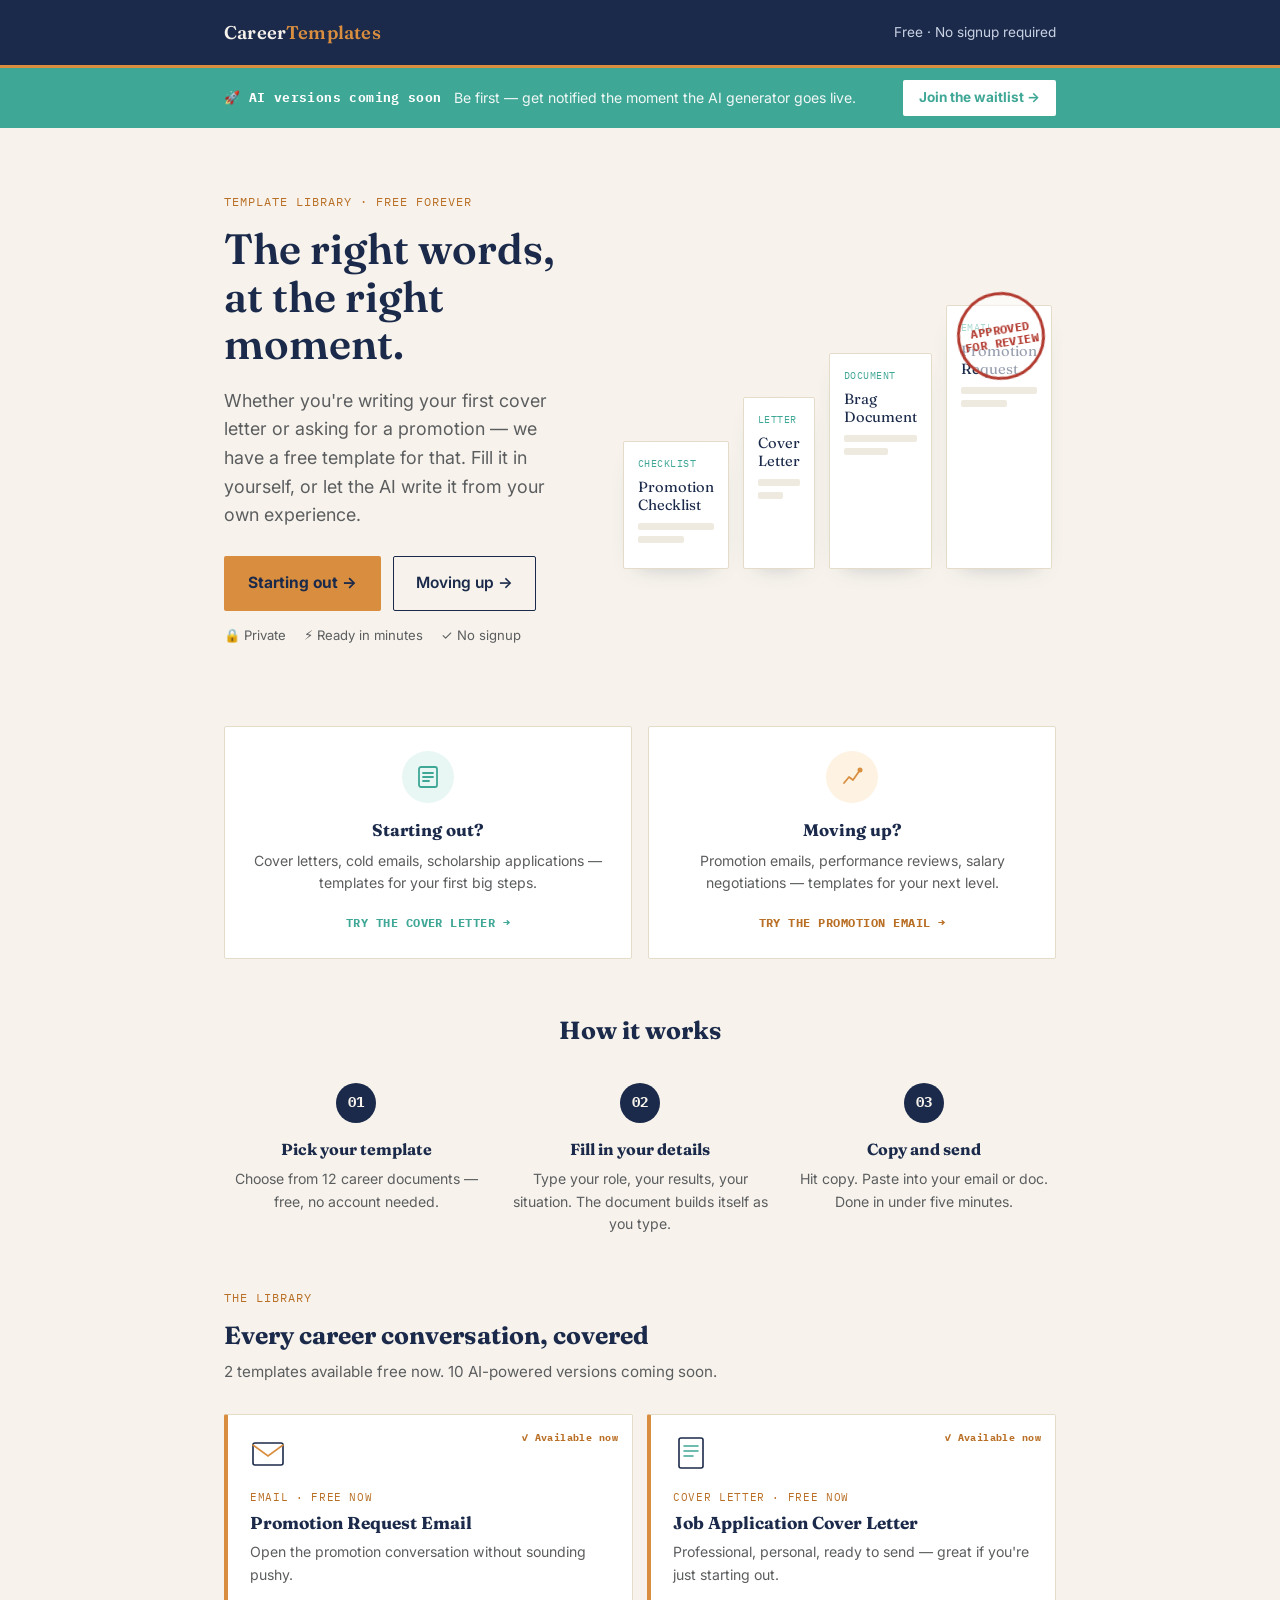
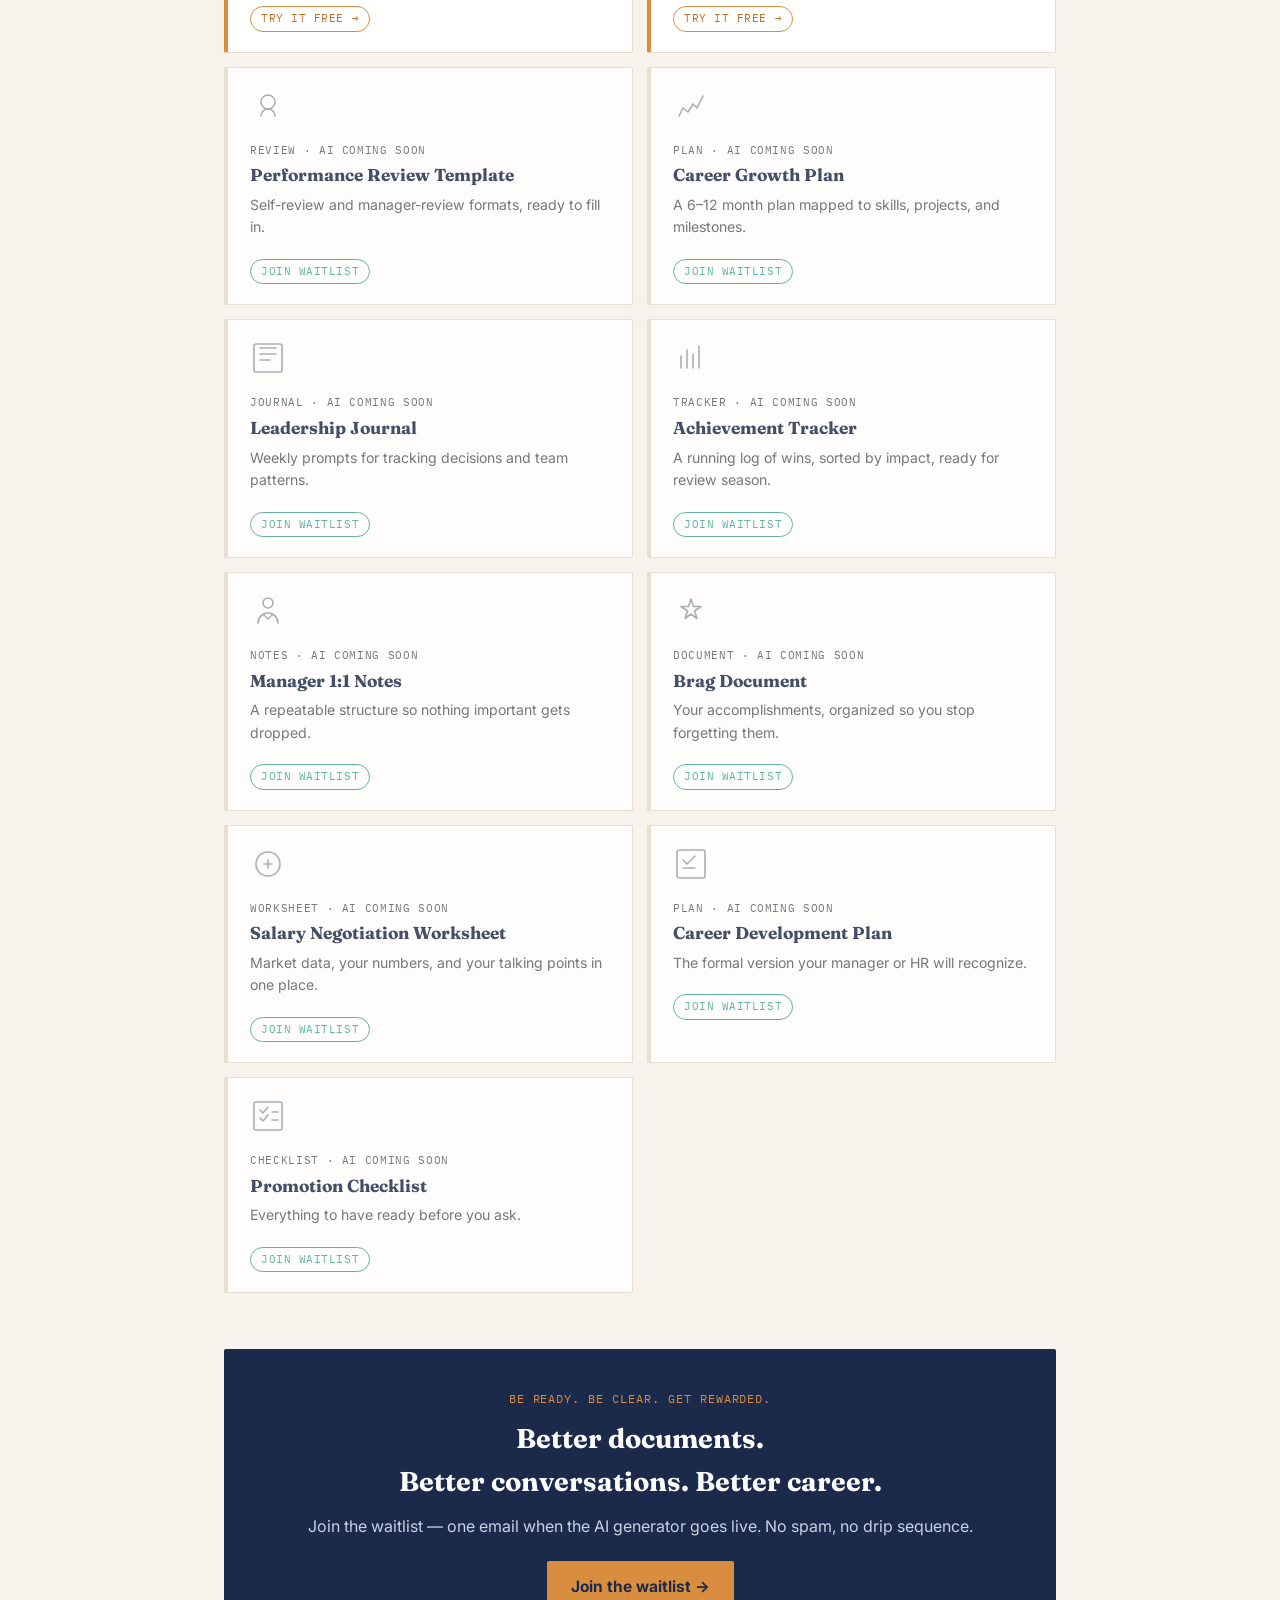
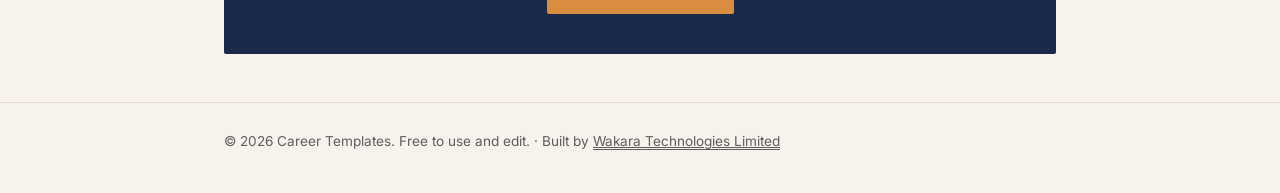
<file: index.html>
<!DOCTYPE html>
<html lang="en">
<head>
<meta charset="UTF-8">
<meta name="viewport" content="width=device-width, initial-scale=1.0">
<title>Free Career Templates — Performance Reviews, Promotions & Growth Plans</title>
<meta name="description" content="Free, editable career templates for every stage — cover letters for students, promotion emails for professionals. Try free today or join the AI waitlist.">
<link rel="stylesheet" href="styles.css">
<link rel="stylesheet" href="landing.css">
<!-- Google tag (gtag.js) -->
<script async src="https://www.googletagmanager.com/gtag/js?id=G-E57642RPD7"></script>
<script>
  window.dataLayer = window.dataLayer || [];
  function gtag(){dataLayer.push(arguments);}
  gtag('js', new Date());
  gtag('config', 'G-E57642RPD7');
</script>
<link rel="preconnect" href="https://fonts.googleapis.com">
<link href="https://fonts.googleapis.com/css2?family=Fraunces:wght@500;600&family=Inter:wght@400;500;600;700&family=IBM+Plex+Mono:wght@500;700&display=swap" rel="stylesheet">
<style>
  /* Fix eyebrow § symbol — only show on template pages, not landing */
  .landing-eyebrow::before{content:none !important;}

  /* Audience split section */
  .audience-split{display:grid;grid-template-columns:1fr 1fr;gap:16px;margin:40px 0 8px;}
  .audience-card{background:#fff;border:1px solid #E4DCC9;border-radius:2px;padding:24px;text-align:center;}
  .audience-card .a-icon{margin:0 auto 14px;width:52px;height:52px;display:flex;align-items:center;justify-content:center;border-radius:50%;}
  .audience-card.start .a-icon{background:#E8F7F4;}
  .audience-card.up .a-icon{background:#FEF3E2;}
  .audience-card h3{font-family:'Fraunces',serif;font-size:1.05rem;color:#1B2A4A;margin:0 0 6px;}
  .audience-card p{font-size:0.88rem;color:#5B5D5F;margin:0 0 14px;}
  .audience-card a{font-family:'IBM Plex Mono',monospace;font-size:0.75rem;font-weight:700;letter-spacing:0.04em;text-transform:uppercase;text-decoration:none;}
  .audience-card.start a{color:#3FA796;}
  .audience-card.up a{color:#B96F25;}

  /* Template grid with icons */
  .hub-card .card-icon{width:36px;height:36px;margin-bottom:12px;display:block;}
  .hub-card h4{margin:0 0 5px;}
  .hub-card p{margin:0 0 10px;}

  /* How it works */
  .how-it-works{margin:52px 0;text-align:center;}
  .how-it-works h2{font-family:'Fraunces',serif;font-size:1.55rem;color:#1B2A4A;margin:0 0 32px;}
  .steps-row{display:grid;grid-template-columns:repeat(3,1fr);gap:20px;}
  .step-bubble{position:relative;}
  .step-bubble .num{width:40px;height:40px;border-radius:50%;background:#1B2A4A;color:#F7F3EC;font-family:'IBM Plex Mono',monospace;font-weight:700;font-size:0.85rem;display:flex;align-items:center;justify-content:center;margin:0 auto 14px;}
  .step-bubble h4{font-family:'Fraunces',serif;font-size:1rem;color:#1B2A4A;margin:0 0 6px;}
  .step-bubble p{font-size:0.88rem;color:#5B5D5F;margin:0;}
  .step-connector{display:none;}

  @media(max-width:680px){
    .audience-split{grid-template-columns:1fr;}
    .steps-row{grid-template-columns:1fr;}
  }
</style>
</head>
<body>

<header class="site-header">
  <div class="container">
    <a class="brand" href="index.html">Career<span>Templates</span></a>
    <div class="crumb">Free · No signup required</div>
  </div>
</header>

<!-- Waitlist banner -->
<div class="waitlist-banner">
  <div class="container waitlist-banner-inner">
    <span class="waitlist-label">🚀 AI versions coming soon</span>
    <span class="waitlist-text">Be first — get notified the moment the AI generator goes live.</span>
    <a class="waitlist-btn" href="https://forms.gle/ukjq886ayT969M1T6" target="_blank" rel="noopener">Join the waitlist →</a>
  </div>
</div>

<main class="container">

  <!-- HERO -->
  <section class="landing-hero">
    <div class="copy">
      <div class="landing-eyebrow eyebrow">Template library · Free forever</div>
      <h1>The right words,<br>at the right moment.</h1>
      <p class="dek">Whether you're writing your first cover letter or asking for a promotion — we have a free template for that. Fill it in yourself, or let the AI write it from your own experience.</p>
      <div class="hero-actions">
        <a class="hero-btn-primary" href="cover-letter-template.html">Starting out →</a>
        <a class="hero-btn-secondary" href="promotion-request-email.html">Moving up →</a>
      </div>
      <div class="trust-badges">
        <span>🔒 Private</span>
        <span>⚡ Ready in minutes</span>
        <span>✓ No signup</span>
      </div>
    </div>

    <div class="staircase" aria-hidden="true">
      <div class="stair-card">
        <span class="mini-tag">Checklist</span>
        <p class="mini-title">Promotion Checklist</p>
        <div class="mini-line"></div>
        <div class="mini-line short"></div>
      </div>
      <div class="stair-card">
        <span class="mini-tag">Letter</span>
        <p class="mini-title">Cover Letter</p>
        <div class="mini-line"></div>
        <div class="mini-line short"></div>
      </div>
      <div class="stair-card">
        <span class="mini-tag">Document</span>
        <p class="mini-title">Brag Document</p>
        <div class="mini-line"></div>
        <div class="mini-line short"></div>
      </div>
      <div class="stair-card">
        <span class="mini-tag">Email</span>
        <p class="mini-title">Promotion Request</p>
        <div class="mini-line"></div>
        <div class="mini-line short"></div>
        <div class="stamp">Approved<br>for review</div>
      </div>
    </div>
  </section>

  <!-- AUDIENCE SPLIT -->
  <div class="audience-split">
    <div class="audience-card start">
      <div class="a-icon">
        <svg width="28" height="28" viewBox="0 0 28 28" fill="none" xmlns="http://www.w3.org/2000/svg">
          <rect x="5" y="4" width="18" height="20" rx="2" stroke="#3FA796" stroke-width="1.8"/>
          <path d="M9 10h10M9 14h10M9 18h6" stroke="#3FA796" stroke-width="1.8" stroke-linecap="round"/>
        </svg>
      </div>
      <h3>Starting out?</h3>
      <p>Cover letters, cold emails, scholarship applications — templates for your first big steps.</p>
      <a href="cover-letter-template.html">Try the cover letter →</a>
    </div>
    <div class="audience-card up">
      <div class="a-icon">
        <svg width="28" height="28" viewBox="0 0 28 28" fill="none" xmlns="http://www.w3.org/2000/svg">
          <path d="M6 20l5-6 4 3 7-10" stroke="#D98E3F" stroke-width="1.8" stroke-linecap="round" stroke-linejoin="round"/>
          <circle cx="22" cy="7" r="2.5" fill="#D98E3F"/>
        </svg>
      </div>
      <h3>Moving up?</h3>
      <p>Promotion emails, performance reviews, salary negotiations — templates for your next level.</p>
      <a href="promotion-request-email.html">Try the promotion email →</a>
    </div>
  </div>

  <!-- HOW IT WORKS -->
  <section class="how-it-works">
    <h2>How it works</h2>
    <div class="steps-row">
      <div class="step-bubble">
        <div class="num">01</div>
        <h4>Pick your template</h4>
        <p>Choose from 12 career documents — free, no account needed.</p>
      </div>
      <div class="step-bubble">
        <div class="num">02</div>
        <h4>Fill in your details</h4>
        <p>Type your role, your results, your situation. The document builds itself as you type.</p>
      </div>
      <div class="step-bubble">
        <div class="num">03</div>
        <h4>Copy and send</h4>
        <p>Hit copy. Paste into your email or doc. Done in under five minutes.</p>
      </div>
    </div>
  </section>

  <!-- TEMPLATE GRID -->
  <div class="section-head" id="library">
    <div class="eyebrow landing-eyebrow">The library</div>
    <h2 style="font-family:'Fraunces',serif;font-size:1.55rem;color:#1B2A4A;margin:8px 0 4px;">Every career conversation, covered</h2>
    <p style="color:#5B5D5F;margin:0 0 24px;font-size:0.95rem;">2 templates available free now. 10 AI-powered versions coming soon.</p>
  </div>

  <div class="hub-grid">
    <!-- FREE NOW -->
    <a class="hub-card hub-card--live" href="promotion-request-email.html">
      <svg class="card-icon" viewBox="0 0 36 36" fill="none" xmlns="http://www.w3.org/2000/svg">
        <rect x="3" y="8" width="30" height="22" rx="2" stroke="#1B2A4A" stroke-width="1.6"/>
        <path d="M3 10l15 11L33 10" stroke="#D98E3F" stroke-width="1.6" stroke-linecap="round"/>
      </svg>
      <span class="tag">Email · Free now</span>
      <h4>Promotion Request Email</h4>
      <p>Open the promotion conversation without sounding pushy.</p>
      <span class="soon-pill" style="border-color:#D98E3F;color:#B96F25;">Try it free →</span>
    </a>

    <a class="hub-card hub-card--live" href="cover-letter-template.html">
      <svg class="card-icon" viewBox="0 0 36 36" fill="none" xmlns="http://www.w3.org/2000/svg">
        <rect x="6" y="3" width="24" height="30" rx="2" stroke="#1B2A4A" stroke-width="1.6"/>
        <path d="M11 11h14M11 16h14M11 21h9" stroke="#3FA796" stroke-width="1.6" stroke-linecap="round"/>
      </svg>
      <span class="tag">Cover Letter · Free now</span>
      <h4>Job Application Cover Letter</h4>
      <p>Professional, personal, ready to send — great if you're just starting out.</p>
      <span class="soon-pill" style="border-color:#D98E3F;color:#B96F25;">Try it free →</span>
    </a>

    <!-- COMING SOON -->
    <a class="hub-card hub-card--soon" href="https://forms.gle/ukjq886ayT969M1T6" target="_blank" rel="noopener">
      <svg class="card-icon" viewBox="0 0 36 36" fill="none" xmlns="http://www.w3.org/2000/svg">
        <circle cx="18" cy="14" r="7" stroke="#9AA0A8" stroke-width="1.6"/>
        <path d="M11 28c0-3.866 3.134-7 7-7s7 3.134 7 7" stroke="#9AA0A8" stroke-width="1.6" stroke-linecap="round"/>
      </svg>
      <span class="tag soon-tag">Review · AI coming soon</span>
      <h4>Performance Review Template</h4>
      <p>Self-review and manager-review formats, ready to fill in.</p>
      <span class="soon-pill">Join waitlist</span>
    </a>

    <a class="hub-card hub-card--soon" href="https://forms.gle/ukjq886ayT969M1T6" target="_blank" rel="noopener">
      <svg class="card-icon" viewBox="0 0 36 36" fill="none" xmlns="http://www.w3.org/2000/svg">
        <path d="M6 28l4-8 5 4 5-8 4 4 6-12" stroke="#9AA0A8" stroke-width="1.6" stroke-linecap="round" stroke-linejoin="round"/>
      </svg>
      <span class="tag soon-tag">Plan · AI coming soon</span>
      <h4>Career Growth Plan</h4>
      <p>A 6–12 month plan mapped to skills, projects, and milestones.</p>
      <span class="soon-pill">Join waitlist</span>
    </a>

    <a class="hub-card hub-card--soon" href="https://forms.gle/ukjq886ayT969M1T6" target="_blank" rel="noopener">
      <svg class="card-icon" viewBox="0 0 36 36" fill="none" xmlns="http://www.w3.org/2000/svg">
        <path d="M10 8h16M10 14h16M10 20h10" stroke="#9AA0A8" stroke-width="1.6" stroke-linecap="round"/>
        <rect x="4" y="4" width="28" height="28" rx="2" stroke="#9AA0A8" stroke-width="1.6"/>
      </svg>
      <span class="tag soon-tag">Journal · AI coming soon</span>
      <h4>Leadership Journal</h4>
      <p>Weekly prompts for tracking decisions and team patterns.</p>
      <span class="soon-pill">Join waitlist</span>
    </a>

    <a class="hub-card hub-card--soon" href="https://forms.gle/ukjq886ayT969M1T6" target="_blank" rel="noopener">
      <svg class="card-icon" viewBox="0 0 36 36" fill="none" xmlns="http://www.w3.org/2000/svg">
        <path d="M8 28V16M14 28V10M20 28V14M26 28V6" stroke="#9AA0A8" stroke-width="1.6" stroke-linecap="round"/>
      </svg>
      <span class="tag soon-tag">Tracker · AI coming soon</span>
      <h4>Achievement Tracker</h4>
      <p>A running log of wins, sorted by impact, ready for review season.</p>
      <span class="soon-pill">Join waitlist</span>
    </a>

    <a class="hub-card hub-card--soon" href="https://forms.gle/ukjq886ayT969M1T6" target="_blank" rel="noopener">
      <svg class="card-icon" viewBox="0 0 36 36" fill="none" xmlns="http://www.w3.org/2000/svg">
        <circle cx="18" cy="10" r="5" stroke="#9AA0A8" stroke-width="1.6"/>
        <path d="M8 30c0-5.523 4.477-10 10-10s10 4.477 10 10" stroke="#9AA0A8" stroke-width="1.6" stroke-linecap="round"/>
        <path d="M14 22l4 4 4-4" stroke="#9AA0A8" stroke-width="1.4" stroke-linecap="round" stroke-linejoin="round"/>
      </svg>
      <span class="tag soon-tag">Notes · AI coming soon</span>
      <h4>Manager 1:1 Notes</h4>
      <p>A repeatable structure so nothing important gets dropped.</p>
      <span class="soon-pill">Join waitlist</span>
    </a>

    <a class="hub-card hub-card--soon" href="https://forms.gle/ukjq886ayT969M1T6" target="_blank" rel="noopener">
      <svg class="card-icon" viewBox="0 0 36 36" fill="none" xmlns="http://www.w3.org/2000/svg">
        <path d="M18 6l2.5 7.5H28l-6.5 4.5 2.5 7.5L18 21l-6 4.5 2.5-7.5L8 13.5h7.5L18 6z" stroke="#9AA0A8" stroke-width="1.6" stroke-linejoin="round"/>
      </svg>
      <span class="tag soon-tag">Document · AI coming soon</span>
      <h4>Brag Document</h4>
      <p>Your accomplishments, organized so you stop forgetting them.</p>
      <span class="soon-pill">Join waitlist</span>
    </a>

    <a class="hub-card hub-card--soon" href="https://forms.gle/ukjq886ayT969M1T6" target="_blank" rel="noopener">
      <svg class="card-icon" viewBox="0 0 36 36" fill="none" xmlns="http://www.w3.org/2000/svg">
        <circle cx="18" cy="18" r="12" stroke="#9AA0A8" stroke-width="1.6"/>
        <path d="M14 18h8M18 14v8" stroke="#9AA0A8" stroke-width="1.6" stroke-linecap="round"/>
      </svg>
      <span class="tag soon-tag">Worksheet · AI coming soon</span>
      <h4>Salary Negotiation Worksheet</h4>
      <p>Market data, your numbers, and your talking points in one place.</p>
      <span class="soon-pill">Join waitlist</span>
    </a>

    <a class="hub-card hub-card--soon" href="https://forms.gle/ukjq886ayT969M1T6" target="_blank" rel="noopener">
      <svg class="card-icon" viewBox="0 0 36 36" fill="none" xmlns="http://www.w3.org/2000/svg">
        <rect x="4" y="4" width="28" height="28" rx="2" stroke="#9AA0A8" stroke-width="1.6"/>
        <path d="M10 14l4 4 8-8" stroke="#9AA0A8" stroke-width="1.6" stroke-linecap="round" stroke-linejoin="round"/>
        <path d="M10 22h12" stroke="#9AA0A8" stroke-width="1.4" stroke-linecap="round"/>
      </svg>
      <span class="tag soon-tag">Plan · AI coming soon</span>
      <h4>Career Development Plan</h4>
      <p>The formal version your manager or HR will recognize.</p>
      <span class="soon-pill">Join waitlist</span>
    </a>

    <a class="hub-card hub-card--soon" href="https://forms.gle/ukjq886ayT969M1T6" target="_blank" rel="noopener">
      <svg class="card-icon" viewBox="0 0 36 36" fill="none" xmlns="http://www.w3.org/2000/svg">
        <path d="M10 12l3 3 5-6" stroke="#9AA0A8" stroke-width="1.6" stroke-linecap="round" stroke-linejoin="round"/>
        <path d="M10 20l3 3 5-6" stroke="#9AA0A8" stroke-width="1.6" stroke-linecap="round" stroke-linejoin="round"/>
        <path d="M22 14h6M22 22h6" stroke="#9AA0A8" stroke-width="1.4" stroke-linecap="round"/>
        <rect x="4" y="4" width="28" height="28" rx="2" stroke="#9AA0A8" stroke-width="1.6"/>
      </svg>
      <span class="tag soon-tag">Checklist · AI coming soon</span>
      <h4>Promotion Checklist</h4>
      <p>Everything to have ready before you ask.</p>
      <span class="soon-pill">Join waitlist</span>
    </a>
  </div>

  <!-- FOOTER CTA -->
  <section class="footer-cta">
    <div class="cta-eyebrow">Be ready. Be clear. Get rewarded.</div>
    <h2>Better documents.<br>Better conversations. Better career.</h2>
    <p>Join the waitlist — one email when the AI generator goes live. No spam, no drip sequence.</p>
    <a class="hero-btn-primary" href="https://forms.gle/ukjq886ayT969M1T6" target="_blank" rel="noopener">Join the waitlist →</a>
  </section>

</main>

<footer class="site-footer">
  <div class="container">© 2026 Career Templates. Free to use and edit. · Built by <a href="https://wakaratech.com" target="_blank" rel="noopener" style="color:inherit;border-bottom:1px solid currentColor;">Wakara Technologies Limited</a></div>
</footer>

</body>
</html>
</file>
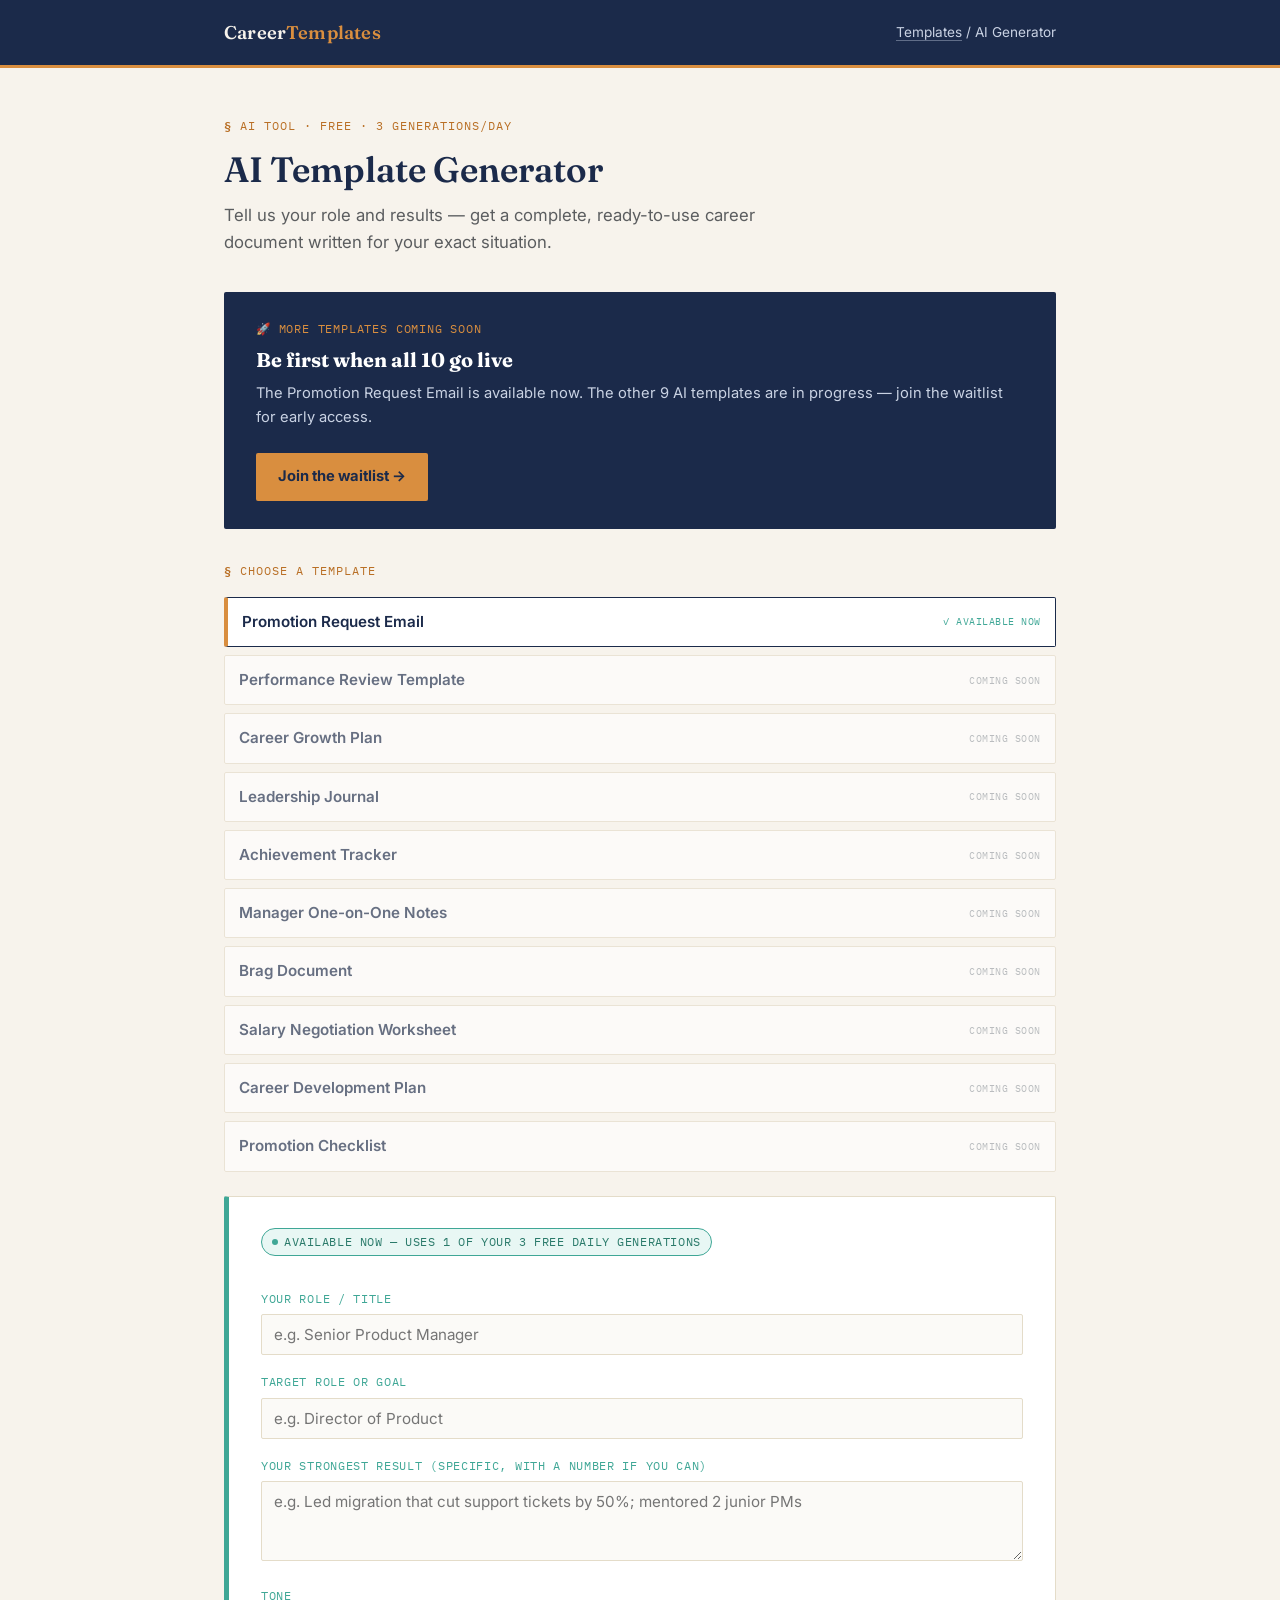
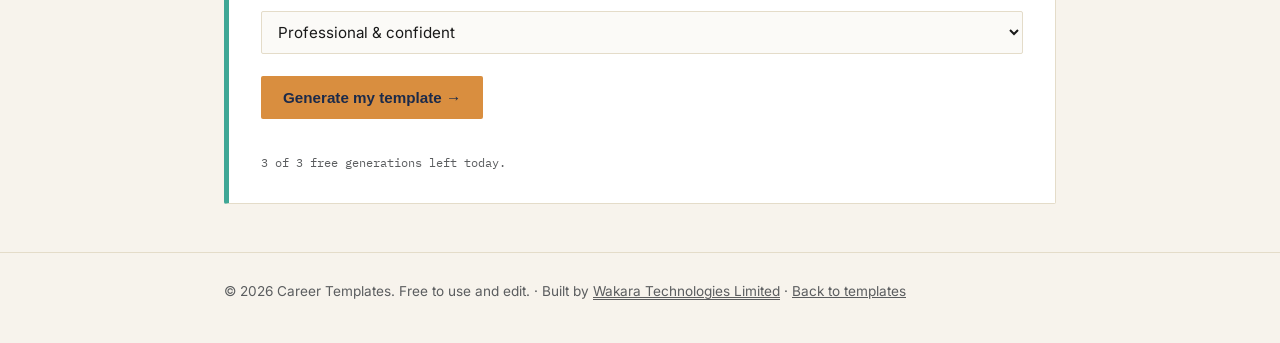
<file: ai-generator.html>
<!DOCTYPE html>
<html lang="en">
<head>
<meta charset="UTF-8">
<meta name="viewport" content="width=device-width, initial-scale=1.0">
<title>AI Career Template Generator | Career Templates</title>
<meta name="description" content="Get a personalised promotion request email written for your exact role and results. Free — no signup required.">
<meta name="robots" content="noindex">
<link rel="stylesheet" href="styles.css">
<link rel="preconnect" href="https://fonts.googleapis.com">
<link href="https://fonts.googleapis.com/css2?family=Fraunces:wght@500;600&family=Inter:wght@400;500;600;700&family=IBM+Plex+Mono:wght@500;700&display=swap" rel="stylesheet">
<style>
  /* ---- inline fallback styles so page works even if styles.css doesn't load locally ---- */
  :root{
    --ink:#1B2A4A;--ink-soft:#283B63;--parchment:#F7F3EC;--parchment-line:#E4DCC9;
    --amber:#D98E3F;--amber-deep:#B96F25;--teal:#3FA796;--text:#1A1A1A;
    --text-mute:#5B5D5F;--white:#FFFFFF;--radius:2px;
  }
  body{margin:0;font-family:'Inter',system-ui,sans-serif;font-size:16px;line-height:1.6;background:#F7F3EC;color:#1A1A1A;}
  .container{max-width:880px;margin:0 auto;padding:0 24px;}
  .site-header{background:#1B2A4A;padding:18px 0;border-bottom:3px solid #D98E3F;}
  .site-header .container{display:flex;align-items:center;justify-content:space-between;}
  .brand{font-family:'Fraunces',serif;font-size:1.15rem;color:#F7F3EC;text-decoration:none;}
  .brand span{color:#D98E3F;}
  .crumb{font-size:0.85rem;color:#C9D2E3;}
  .crumb a{color:#C9D2E3;text-decoration:none;}

  /* ---- waitlist notice ---- */
  .waitlist-notice{
    background:#1B2A4A;color:#F7F3EC;
    border-radius:2px;padding:28px 32px;margin:0 0 32px;
    display:flex;align-items:center;justify-content:space-between;gap:24px;flex-wrap:wrap;
  }
  .waitlist-notice .wn-copy{}
  .waitlist-notice .wn-eyebrow{
    font-family:'IBM Plex Mono',monospace;font-size:0.72rem;letter-spacing:0.07em;
    text-transform:uppercase;color:#D98E3F;margin-bottom:6px;
  }
  .waitlist-notice h3{font-family:'Fraunces',serif;font-size:1.25rem;color:#fff;margin:0 0 6px;}
  .waitlist-notice p{color:#C9D2E3;margin:0;font-size:0.92rem;}
  .waitlist-notice .wn-btn{
    background:#D98E3F;color:#1B2A4A;font-weight:700;padding:12px 22px;
    border-radius:2px;text-decoration:none;white-space:nowrap;font-size:0.92rem;flex-shrink:0;
  }
  .waitlist-notice .wn-btn:hover{background:#B96F25;color:#fff;}

  /* ---- available badge ---- */
  .live-badge{
    display:inline-flex;align-items:center;gap:6px;
    background:#E8F7F4;border:1px solid #3FA796;color:#2A7A6A;
    font-family:'IBM Plex Mono',monospace;font-size:0.72rem;letter-spacing:0.05em;
    text-transform:uppercase;padding:4px 10px;border-radius:20px;margin-bottom:16px;
  }
  .live-dot{width:6px;height:6px;background:#3FA796;border-radius:50%;display:inline-block;}

  /* ---- template select with status indicators ---- */
  .template-status-list{display:grid;gap:8px;margin:16px 0 24px;}
  .tpl-row{
    display:flex;align-items:center;justify-content:space-between;
    padding:12px 14px;border-radius:2px;border:1px solid #E4DCC9;
    background:#fff;cursor:pointer;transition:border-color 0.15s;
  }
  .tpl-row:hover{border-color:#D98E3F;}
  .tpl-row.selected{border-color:#1B2A4A;border-left:4px solid #D98E3F;}
  .tpl-row.coming-soon{opacity:0.65;cursor:default;}
  .tpl-row.coming-soon:hover{border-color:#E4DCC9;}
  .tpl-name{font-weight:600;color:#1B2A4A;font-size:0.95rem;}
  .tpl-tag{font-family:'IBM Plex Mono',monospace;font-size:0.65rem;letter-spacing:0.05em;text-transform:uppercase;}
  .tpl-tag.live{color:#3FA796;}
  .tpl-tag.soon{color:#9AA0A8;}

  /* ---- form ---- */
  .gen-form{background:#fff;border:1px solid #E4DCC9;border-left:5px solid #3FA796;border-radius:2px;padding:30px 32px;margin:0 0 30px;}
  .gen-form label{display:block;font-family:'IBM Plex Mono',monospace;font-size:0.72rem;letter-spacing:0.06em;text-transform:uppercase;color:#3FA796;margin:18px 0 6px;}
  .gen-form label:first-child{margin-top:0;}
  .gen-form input,.gen-form textarea{width:100%;font-family:'Inter',sans-serif;font-size:0.95rem;padding:10px 12px;border:1px solid #E4DCC9;border-radius:2px;background:#FBFAF7;color:#1A1A1A;box-sizing:border-box;}
  .gen-form textarea{min-height:80px;resize:vertical;}
  .gen-submit{margin-top:22px;background:#D98E3F;color:#1B2A4A;font-weight:700;border:none;padding:13px 22px;border-radius:2px;font-size:0.95rem;cursor:pointer;}
  .gen-submit:hover{background:#B96F25;color:#fff;}
  .gen-submit:disabled{opacity:0.6;cursor:not-allowed;}
  .gen-status{font-family:'IBM Plex Mono',monospace;font-size:0.82rem;color:#5B5D5F;margin-top:14px;min-height:1.2em;}
  .limit-notice{font-family:'IBM Plex Mono',monospace;font-size:0.78rem;color:#5B5D5F;margin-top:4px;}
  .error-box{background:#FBEAEA;border:1px solid #E3B6B6;color:#8A2E2E;padding:14px 16px;border-radius:2px;margin-top:14px;display:none;font-size:0.9rem;}

  /* ---- output ---- */
  .gen-output{display:none;background:#fff;border:1px solid #E4DCC9;border-left:5px solid #1B2A4A;border-radius:2px;padding:30px 32px;margin:0 0 30px;}
  .gen-output h3{font-family:'Fraunces',serif;font-size:1.05rem;margin:0 0 18px;color:#1B2A4A;border-bottom:1px solid #E4DCC9;padding-bottom:10px;}
  .field-value{font-family:'IBM Plex Mono',monospace;font-size:0.9rem;background:#FBFAF7;border:1px dashed #E4DCC9;padding:16px;border-radius:2px;white-space:pre-wrap;line-height:1.7;}
  .gen-actions{display:flex;gap:10px;flex-wrap:wrap;margin-top:18px;}
  .gen-actions button,.gen-actions a{font-family:'Inter',sans-serif;font-size:0.85rem;font-weight:600;padding:9px 16px;border-radius:2px;border:1px solid #E4DCC9;background:#fff;color:#1B2A4A;cursor:pointer;text-decoration:none;}
  .gen-actions a.primary,.gen-actions button.primary{background:#1B2A4A;color:#fff;border-color:#1B2A4A;}

  /* ---- coming soon state ---- */
  .coming-soon-state{display:none;background:#fff;border:1px solid #E4DCC9;border-left:5px solid #3FA796;border-radius:2px;padding:36px 32px;margin:0 0 30px;text-align:center;}
  .coming-soon-state h3{font-family:'Fraunces',serif;font-size:1.3rem;color:#1B2A4A;margin:0 0 10px;}
  .coming-soon-state p{color:#5B5D5F;max-width:440px;margin:0 auto 22px;}
  .coming-soon-state .cs-btn{display:inline-block;background:#D98E3F;color:#1B2A4A;font-weight:700;padding:13px 24px;border-radius:2px;text-decoration:none;font-size:0.95rem;}
  .coming-soon-state .cs-btn:hover{background:#B96F25;color:#fff;}
  .coming-soon-state .cs-note{margin-top:14px;font-family:'IBM Plex Mono',monospace;font-size:0.75rem;color:#9AA0A8;}

  .site-footer{margin-top:48px;padding:28px 0 40px;border-top:1px solid #E4DCC9;color:#5B5D5F;font-size:0.85rem;}
  .hero{padding:48px 0 8px;}
  .eyebrow{font-family:'IBM Plex Mono',monospace;font-size:0.78rem;letter-spacing:0.08em;text-transform:uppercase;color:#B96F25;}
  h1{font-family:'Fraunces',serif;font-weight:600;font-size:2.2rem;line-height:1.12;margin:14px 0 12px;color:#1B2A4A;}
  .dek{font-size:1.05rem;color:#5B5D5F;max-width:600px;margin:0 0 28px;}
</style>
<!-- Google tag (gtag.js) -->
<script async src="https://www.googletagmanager.com/gtag/js?id=G-E57642RPD7"></script>
<script>
  window.dataLayer = window.dataLayer || [];
  function gtag(){dataLayer.push(arguments);}
  gtag('js', new Date());
  gtag('config', 'G-E57642RPD7');
</script>
</head>
<body>

<header class="site-header">
  <div class="container">
    <a class="brand" href="index.html">Career<span>Templates</span></a>
    <div class="crumb"><a href="index.html">Templates</a> / AI Generator</div>
  </div>
</header>

<main class="container">

  <section class="hero">
    <div class="eyebrow">AI tool · Free · 3 generations/day</div>
    <h1 id="page-h1">AI Template Generator</h1>
    <p class="dek">Tell us your role and results — get a complete, ready-to-use career document written for your exact situation.</p>
  </section>

  <!-- Waitlist notice — always visible, no CSS dependency -->
  <div class="waitlist-notice">
    <div class="wn-copy">
      <div class="wn-eyebrow">🚀 More templates coming soon</div>
      <h3>Be first when all 10 go live</h3>
      <p>The Promotion Request Email is available now. The other 9 AI templates are in progress — join the waitlist for early access.</p>
    </div>
    <a class="wn-btn" href="https://forms.gle/ukjq886ayT969M1T6" target="_blank" rel="noopener">Join the waitlist →</a>
  </div>

  <!-- Template picker -->
  <div class="eyebrow" style="margin-bottom:8px;">Choose a template</div>
  <div class="template-status-list" id="tpl-list">
    <div class="tpl-row selected" data-slug="promotion-request-email" data-live="true">
      <span class="tpl-name">Promotion Request Email</span>
      <span class="tpl-tag live">✓ Available now</span>
    </div>
    <div class="tpl-row coming-soon" data-slug="performance-review-template" data-live="false">
      <span class="tpl-name">Performance Review Template</span>
      <span class="tpl-tag soon">Coming soon</span>
    </div>
    <div class="tpl-row coming-soon" data-slug="career-growth-plan" data-live="false">
      <span class="tpl-name">Career Growth Plan</span>
      <span class="tpl-tag soon">Coming soon</span>
    </div>
    <div class="tpl-row coming-soon" data-slug="leadership-journal" data-live="false">
      <span class="tpl-name">Leadership Journal</span>
      <span class="tpl-tag soon">Coming soon</span>
    </div>
    <div class="tpl-row coming-soon" data-slug="achievement-tracker" data-live="false">
      <span class="tpl-name">Achievement Tracker</span>
      <span class="tpl-tag soon">Coming soon</span>
    </div>
    <div class="tpl-row coming-soon" data-slug="manager-one-on-one-notes" data-live="false">
      <span class="tpl-name">Manager One-on-One Notes</span>
      <span class="tpl-tag soon">Coming soon</span>
    </div>
    <div class="tpl-row coming-soon" data-slug="brag-document" data-live="false">
      <span class="tpl-name">Brag Document</span>
      <span class="tpl-tag soon">Coming soon</span>
    </div>
    <div class="tpl-row coming-soon" data-slug="salary-negotiation-worksheet" data-live="false">
      <span class="tpl-name">Salary Negotiation Worksheet</span>
      <span class="tpl-tag soon">Coming soon</span>
    </div>
    <div class="tpl-row coming-soon" data-slug="career-development-plan" data-live="false">
      <span class="tpl-name">Career Development Plan</span>
      <span class="tpl-tag soon">Coming soon</span>
    </div>
    <div class="tpl-row coming-soon" data-slug="promotion-checklist" data-live="false">
      <span class="tpl-name">Promotion Checklist</span>
      <span class="tpl-tag soon">Coming soon</span>
    </div>
  </div>

  <!-- Live generator form (shown only for available templates) -->
  <div class="gen-form" id="gen-form-wrap">
    <div class="live-badge"><span class="live-dot"></span> Available now — uses 1 of your 3 free daily generations</div>

    <label for="role">Your role / title</label>
    <input id="role" type="text" placeholder="e.g. Senior Product Manager" required>

    <label for="target">Target role or goal</label>
    <input id="target" type="text" placeholder="e.g. Director of Product">

    <label for="results">Your strongest result (specific, with a number if you can)</label>
    <textarea id="results" placeholder="e.g. Led migration that cut support tickets by 50%; mentored 2 junior PMs"></textarea>

    <label for="tone">Tone</label>
    <select id="tone" style="width:100%;font-family:'Inter',sans-serif;font-size:0.95rem;padding:10px 12px;border:1px solid #E4DCC9;border-radius:2px;background:#FBFAF7;color:#1A1A1A;">
      <option value="professional and confident">Professional &amp; confident</option>
      <option value="warm and conversational">Warm &amp; conversational</option>
      <option value="formal and concise">Formal &amp; concise</option>
    </select>

    <button class="gen-submit" id="gen-submit">Generate my template →</button>
    <div class="gen-status" id="gen-status"></div>
    <div class="limit-notice" id="limit-notice"></div>
    <div class="error-box" id="gen-error"></div>
  </div>

  <!-- Coming soon state (shown when a coming-soon template is selected) -->
  <div class="coming-soon-state" id="coming-soon-state">
    <h3 id="cs-title">This template is coming soon</h3>
    <p>Join the waitlist and we'll email you the moment this AI template goes live. No spam — just the launch notification.</p>
    <a class="cs-btn" href="https://forms.gle/ukjq886ayT969M1T6" target="_blank" rel="noopener">Join the waitlist →</a>
    <p class="cs-note">Or try the Promotion Request Email — available now, free, no credits needed.</p>
  </div>

  <!-- Output -->
  <div class="gen-output" id="gen-output">
    <h3>Your personalised template</h3>
    <div class="field-value" id="gen-output-body"></div>
    <div class="gen-actions">
      <button id="copy-btn">Copy to clipboard</button>
      <a id="email-btn" class="primary" href="#">Open in email app</a>
      <button id="regen-btn">Generate again</button>
    </div>
  </div>

</main>

<footer class="site-footer">
  <div class="container">© 2026 Career Templates. Free to use and edit. · Built by <a href="https://wakaratech.com" target="_blank" rel="noopener" style="color:inherit;border-bottom:1px solid currentColor;">Wakara Technologies Limited</a> · <a href="index.html" style="color:inherit;">Back to templates</a></div>
</footer>

<script>
// ---- Template picker ----
const rows = document.querySelectorAll('.tpl-row');
const formWrap = document.getElementById('gen-form-wrap');
const csState  = document.getElementById('coming-soon-state');
const csTitle  = document.getElementById('cs-title');
let selectedSlug = 'promotion-request-email';

rows.forEach(row => {
  row.addEventListener('click', () => {
    const isLive = row.dataset.live === 'true';
    rows.forEach(r => r.classList.remove('selected'));
    row.classList.add('selected');
    selectedSlug = row.dataset.slug;

    if (isLive) {
      formWrap.style.display = 'block';
      csState.style.display = 'none';
      document.getElementById('gen-output').style.display = 'none';
    } else {
      formWrap.style.display = 'none';
      csState.style.display = 'block';
      csTitle.textContent = row.querySelector('.tpl-name').textContent + ' — coming soon';
      document.getElementById('gen-output').style.display = 'none';
    }
  });
});

// Pre-select from ?template= URL param
const params = new URLSearchParams(window.location.search);
const presetSlug = params.get('template');
if (presetSlug) {
  const match = document.querySelector(`.tpl-row[data-slug="${presetSlug}"]`);
  if (match) match.click();
}

// ---- Daily limit ----
const DAILY_LIMIT = 3;
const STORAGE_KEY = 'ct_gen_usage';
function getUsage() {
  try {
    const raw = JSON.parse(localStorage.getItem(STORAGE_KEY) || '{}');
    const today = new Date().toISOString().slice(0, 10);
    if (raw.date !== today) return { date: today, count: 0 };
    return raw;
  } catch { return { date: new Date().toISOString().slice(0, 10), count: 0 }; }
}
function setUsage(u) { try { localStorage.setItem(STORAGE_KEY, JSON.stringify(u)); } catch {} }
function remaining() { return Math.max(0, DAILY_LIMIT - getUsage().count); }
function renderLimit() {
  const left = remaining();
  const el = document.getElementById('limit-notice');
  const btn = document.getElementById('gen-submit');
  if (left <= 0) {
    el.textContent = `Daily limit reached (${DAILY_LIMIT}/day). Come back tomorrow or join the waitlist for early access to more templates.`;
    btn.disabled = true;
  } else {
    el.textContent = `${left} of ${DAILY_LIMIT} free generations left today.`;
    btn.disabled = false;
  }
}
renderLimit();

// ---- Generate ----
const submitBtn   = document.getElementById('gen-submit');
const statusEl    = document.getElementById('gen-status');
const errorEl     = document.getElementById('gen-error');
const outputCard  = document.getElementById('gen-output');
const outputBody  = document.getElementById('gen-output-body');
const WORKER_URL  = 'https://career-templates-proxy.anny320.workers.dev'; // update after wrangler deploy

document.getElementById('gen-submit').addEventListener('click', async () => {
  errorEl.style.display = 'none';
  outputCard.style.display = 'none';

  if (remaining() <= 0) {
    errorEl.textContent = `You've reached today's limit of ${DAILY_LIMIT} free generations. Come back tomorrow!`;
    errorEl.style.display = 'block';
    return;
  }

  const role    = document.getElementById('role').value.trim();
  const target  = document.getElementById('target').value.trim();
  const results = document.getElementById('results').value.trim();
  const tone    = document.getElementById('tone').value;

  if (!role || !results) {
    errorEl.textContent = 'Please fill in your role and at least one result before generating.';
    errorEl.style.display = 'block';
    return;
  }

  submitBtn.disabled = true;
  statusEl.textContent = 'Writing your template…';

  const prompt = `Write a personalised "Promotion Request Email" for this person. Return ONLY clean HTML using this exact pattern for each section — no surrounding tags, no commentary:

<div class="field"><span class="field-label">SECTION NAME</span><div class="field-value">the actual filled-in content — write it for real, no placeholder brackets</div></div>

Person's role: ${role}
Target role/goal: ${target || 'not specified'}
Key results: ${results}
Tone: ${tone}

Produce 2 sections: Subject Line and Email Body. Write complete, specific, ready-to-send content.`;

  try {
    const response = await fetch(WORKER_URL, {
      method: 'POST',
      headers: { 'Content-Type': 'application/json' },
      body: JSON.stringify({ prompt })
    });
    const data = await response.json();
    if (!response.ok) throw new Error(data.error || `Error ${response.status}`);

    const text = (data.content || [])
      .filter(b => b.type === 'text').map(b => b.text).join('\n')
      .replace(/^```html\s*|```$/g, '').trim();

    outputBody.innerHTML = text;
    outputCard.style.display = 'block';
    outputCard.scrollIntoView({ behavior: 'smooth', block: 'start' });
    statusEl.textContent = 'Done.';

    const usage = getUsage(); usage.count += 1; setUsage(usage);
    renderLimit();

    const emailBody = encodeURIComponent(outputBody.innerText + '\n\n— Generated at Career Templates');
    document.getElementById('email-btn').href =
      `mailto:?subject=${encodeURIComponent('Promotion request — ' + role)}&body=${emailBody}`;

  } catch (err) {
    errorEl.textContent = err.message?.includes('limit') ? err.message
      : 'Something went wrong. Please try again in a moment.';
    errorEl.style.display = 'block';
    statusEl.textContent = '';
  } finally {
    if (remaining() > 0) submitBtn.disabled = false;
  }
});

document.getElementById('copy-btn').addEventListener('click', () => {
  navigator.clipboard.writeText(outputBody.innerText).then(() => {
    statusEl.textContent = '✓ Copied to clipboard';
    setTimeout(() => statusEl.textContent = '', 2500);
  });
});

document.getElementById('regen-btn').addEventListener('click', () => {
  document.getElementById('gen-submit').click();
});
</script>

</body>
</html>
</file>
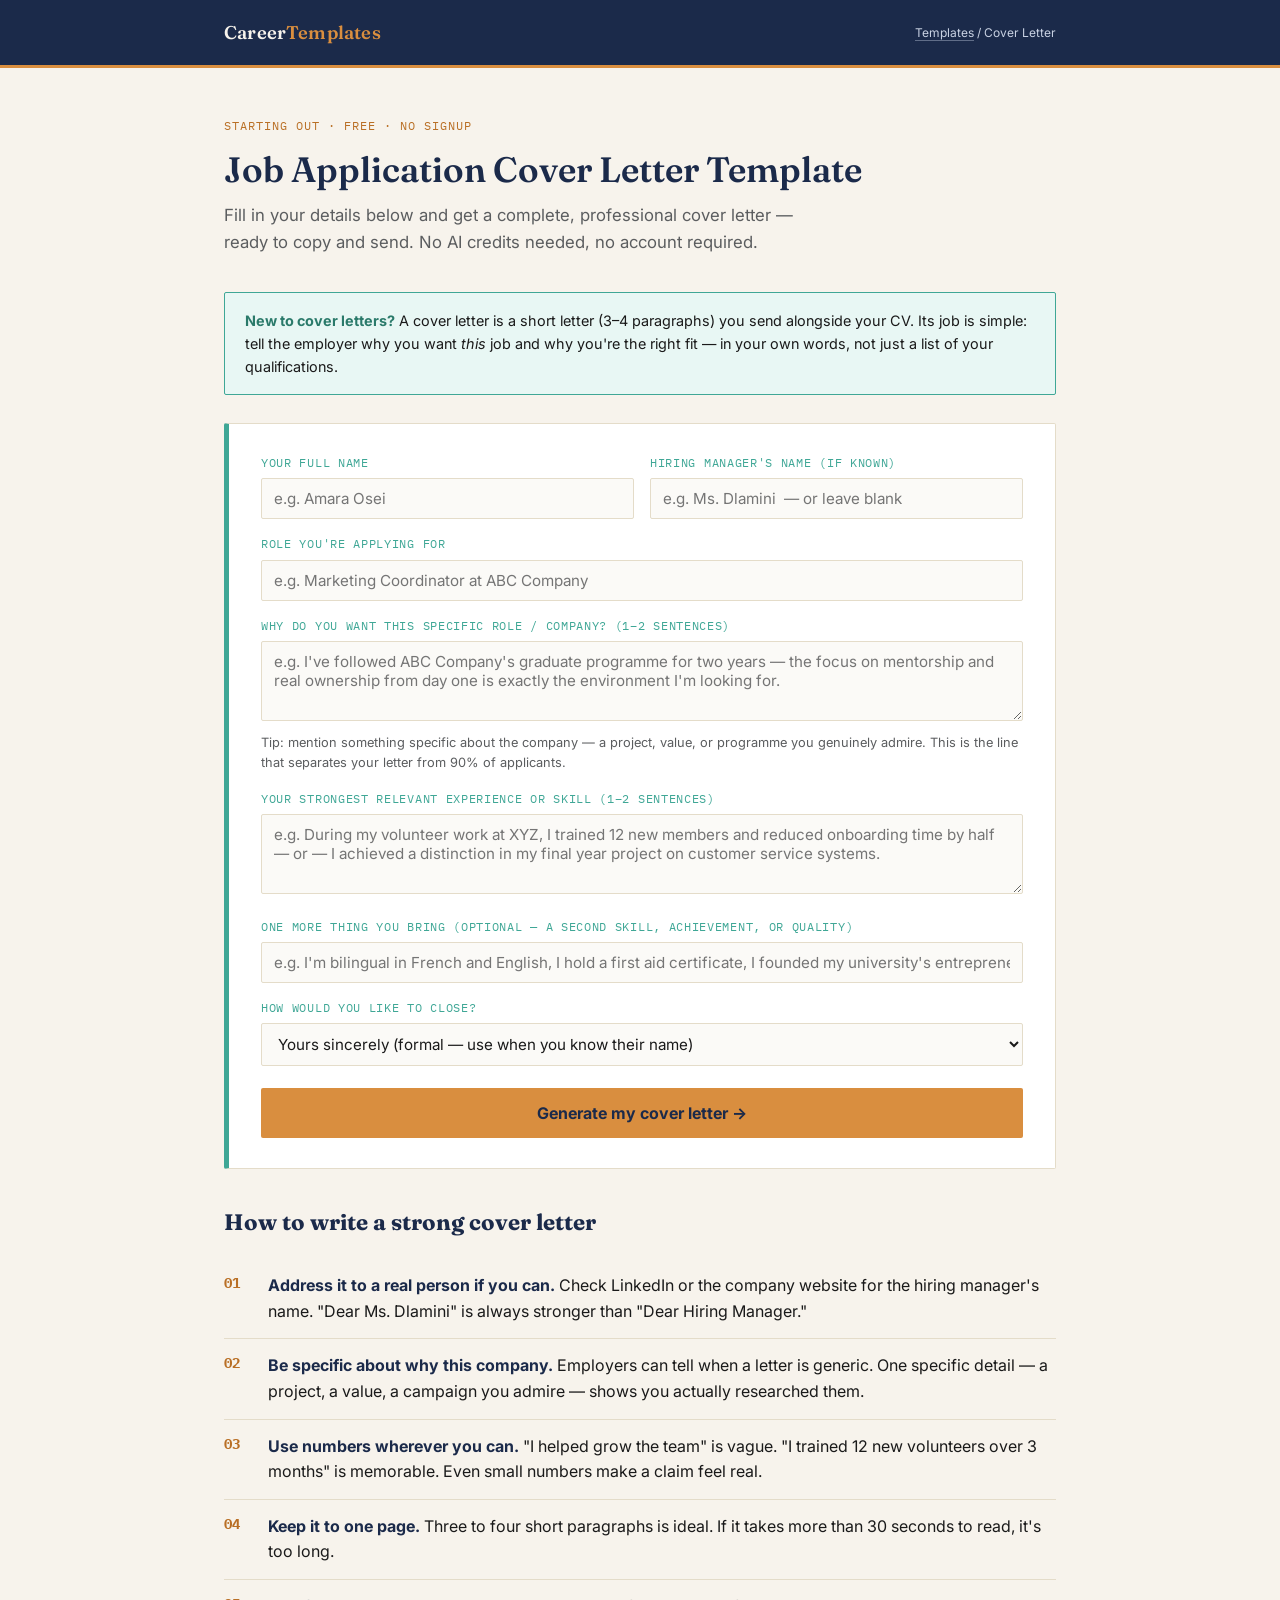
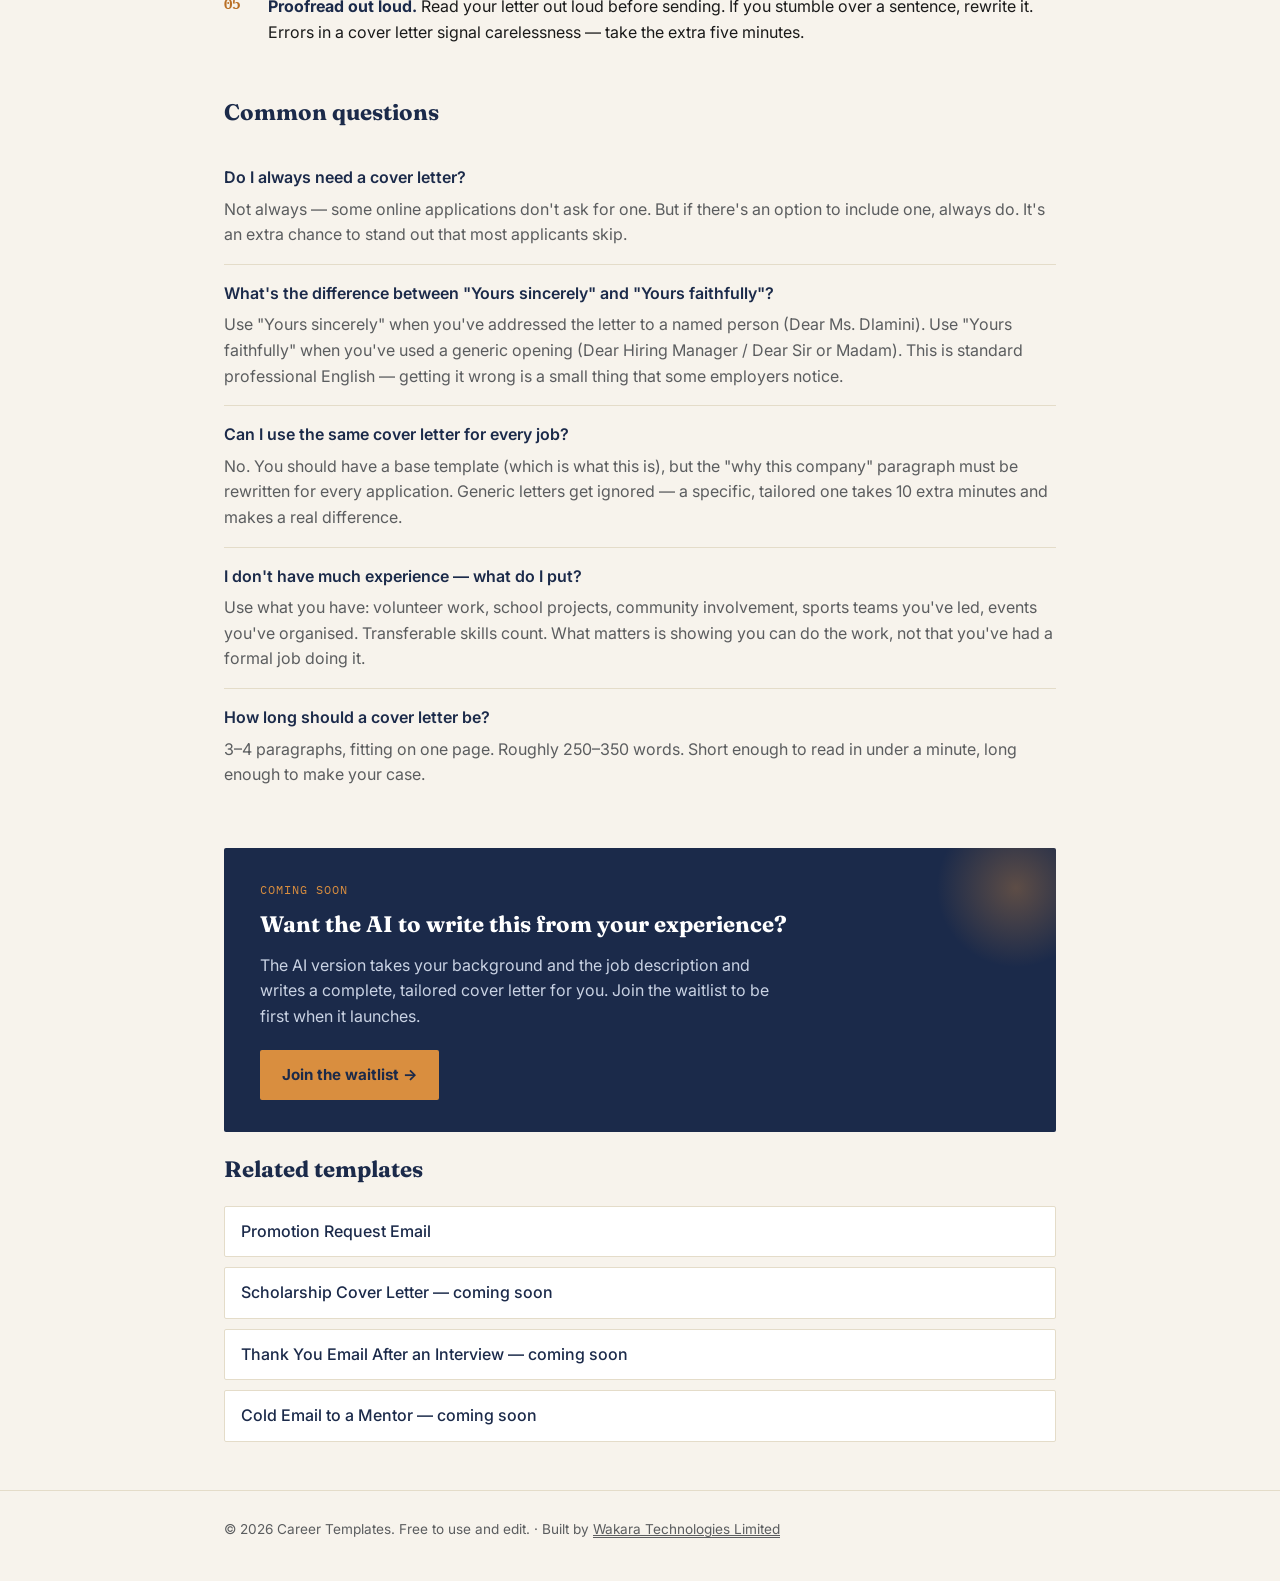
<file: cover-letter-template.html>
<!DOCTYPE html>
<html lang="en">
<head>
<meta charset="UTF-8">
<meta name="viewport" content="width=device-width, initial-scale=1.0">
<title>Cover Letter Template for Job Applications (Free, Editable) | Career Templates</title>
<meta name="description" content="A free cover letter template you can fill in and send today. Type your details and get a complete, professional cover letter — no AI credits, no signup required.">
<link rel="canonical" href="https://anny320.github.io/career-templates-ai/cover-letter-template.html">
<link rel="stylesheet" href="styles.css">
<!-- Google tag (gtag.js) -->
<script async src="https://www.googletagmanager.com/gtag/js?id=G-E57642RPD7"></script>

<link rel="preconnect" href="https://fonts.googleapis.com">
<link href="https://fonts.googleapis.com/css2?family=Fraunces:wght@500;600&family=Inter:wght@400;500;600;700&family=IBM+Plex+Mono:wght@500;700&display=swap" rel="stylesheet">
<style>
  :root{
    --ink:#1B2A4A;--ink-soft:#283B63;--parchment:#F7F3EC;--parchment-line:#E4DCC9;
    --amber:#D98E3F;--amber-deep:#B96F25;--teal:#3FA796;--text:#1A1A1A;
    --text-mute:#5B5D5F;--white:#FFFFFF;--radius:2px;
  }
  body{margin:0;font-family:'Inter',system-ui,sans-serif;font-size:16px;line-height:1.6;background:#F7F3EC;color:#1A1A1A;}
  .container{max-width:880px;margin:0 auto;padding:0 24px;}
  .site-header{background:#1B2A4A;padding:18px 0;border-bottom:3px solid #D98E3F;}
  .site-header .container{display:flex;align-items:center;justify-content:space-between;}
  .brand{font-family:'Fraunces',serif;font-size:1.15rem;color:#F7F3EC;text-decoration:none;}
  .brand span{color:#D98E3F;}
  .crumb{font-size:0.85rem;color:#C9D2E3;}
  .crumb a{color:#C9D2E3;text-decoration:none;}

  .hero{padding:48px 0 8px;}
  .eyebrow{font-family:'IBM Plex Mono',monospace;font-size:0.78rem;letter-spacing:0.08em;text-transform:uppercase;color:#B96F25;display:flex;align-items:center;gap:8px;}
  .eyebrow::before{content:"§";font-weight:700;}
  h1{font-family:'Fraunces',serif;font-weight:600;font-size:2.2rem;line-height:1.12;margin:14px 0 12px;color:#1B2A4A;}
  .dek{font-size:1.05rem;color:#5B5D5F;max-width:600px;margin:0 0 28px;}

  /* starter tip box */
  .tip-box{background:#E8F7F4;border:1px solid #3FA796;border-radius:2px;padding:16px 20px;margin:0 0 28px;font-size:0.9rem;color:#1A1A1A;}
  .tip-box strong{color:#2A7A6A;}

  /* builder */
  .builder{background:#fff;border:1px solid #E4DCC9;border-left:5px solid #3FA796;border-radius:2px;padding:30px 32px;margin:0 0 30px;}
  .builder label{display:block;font-family:'IBM Plex Mono',monospace;font-size:0.72rem;letter-spacing:0.06em;text-transform:uppercase;color:#3FA796;margin:16px 0 6px;}
  .builder label:first-child{margin-top:0;}
  .builder input,.builder textarea,.builder select{width:100%;font-family:'Inter',sans-serif;font-size:0.95rem;padding:10px 12px;border:1px solid #E4DCC9;border-radius:2px;background:#FBFAF7;color:#1A1A1A;box-sizing:border-box;}
  .builder textarea{min-height:80px;resize:vertical;}
  .builder input:focus,.builder textarea:focus{outline:2px solid #3FA796;outline-offset:1px;}
  .builder-hint{font-size:0.8rem;color:#5B5D5F;margin-top:4px;}
  .field-group{display:grid;grid-template-columns:1fr 1fr;gap:16px;}
  @media(max-width:600px){.field-group{grid-template-columns:1fr;}}

  /* output */
  .output-card{background:#fff;border:1px solid #E4DCC9;border-left:5px solid #1B2A4A;border-radius:2px;padding:30px 32px;margin:0 0 30px;position:relative;}
  .output-card::before{content:"DOC · COVER-LETTER-01";position:absolute;top:14px;right:18px;font-family:'IBM Plex Mono',monospace;font-size:0.68rem;color:#B9BEC4;letter-spacing:0.05em;}
  .output-card h3{font-family:'Fraunces',serif;font-size:1.05rem;margin:0 0 20px;color:#1B2A4A;border-bottom:1px solid #E4DCC9;padding-bottom:10px;}
  .email-preview{font-family:'IBM Plex Mono',monospace;font-size:0.88rem;line-height:1.8;color:#1A1A1A;background:#FBFAF7;border:1px dashed #E4DCC9;padding:22px 24px;border-radius:2px;white-space:pre-wrap;min-height:260px;}

  .output-actions{display:flex;gap:10px;flex-wrap:wrap;margin-top:18px;}
  @media(max-width:640px){.action-btn.primary{width:100%;text-align:center;}}
  .action-btn{font-family:'Inter',sans-serif;font-size:0.85rem;font-weight:600;padding:9px 16px;border-radius:2px;border:1px solid #E4DCC9;background:#fff;color:#1B2A4A;cursor:pointer;}
  .action-btn.primary{background:#1B2A4A;color:#fff;border-color:#1B2A4A;}
  .action-btn:hover{border-color:#D98E3F;}
  .action-btn.primary:hover{background:#283B63;}
  .copy-confirm{font-family:'IBM Plex Mono',monospace;font-size:0.78rem;color:#3FA796;margin-top:8px;min-height:1.2em;}

  /* steps */
  .steps{margin:36px 0;}
  .steps h2,.faq h2,.related h2{font-family:'Fraunces',serif;font-size:1.4rem;color:#1B2A4A;margin-bottom:18px;}
  .step-row{display:flex;gap:16px;padding:14px 0;border-top:1px solid #E4DCC9;}
  .step-row:first-of-type{border-top:none;}
  .step-num{font-family:'IBM Plex Mono',monospace;color:#B96F25;font-weight:700;font-size:0.85rem;min-width:28px;}
  .step-body p{margin:0;}
  .step-body strong{color:#1B2A4A;}

  /* faq */
  .faq{margin:36px 0;}
  .faq-item{border-top:1px solid #E4DCC9;padding:16px 0;}
  .faq-item:first-of-type{border-top:none;}
  .faq-q{font-weight:600;color:#1B2A4A;margin:0 0 6px;}
  .faq-a{margin:0;color:#5B5D5F;}

  /* cta */
  .cta{background:#1B2A4A;color:#F7F3EC;border-radius:2px;padding:32px 36px;margin:44px 0 20px;position:relative;overflow:hidden;}
  .cta::after{content:"";position:absolute;right:-40px;top:-40px;width:160px;height:160px;background:radial-gradient(circle,rgba(217,142,63,0.35),transparent 70%);}
  .cta-eyebrow{font-family:'IBM Plex Mono',monospace;font-size:0.75rem;letter-spacing:0.08em;text-transform:uppercase;color:#D98E3F;margin-bottom:8px;}
  .cta h3{font-family:'Fraunces',serif;font-size:1.4rem;margin:0 0 10px;color:#fff;}
  .cta p{color:#C9D2E3;max-width:520px;margin:0 0 20px;}
  .cta-btn{display:inline-flex;align-items:center;gap:8px;background:#D98E3F;color:#1B2A4A;font-weight:700;padding:13px 22px;border-radius:2px;text-decoration:none;font-size:0.95rem;}
  .cta-btn:hover{background:#B96F25;color:#fff;}

  /* related */
  .related ul{list-style:none;padding:0;margin:0;display:grid;gap:10px;}
  .related li a{display:block;padding:12px 16px;background:#fff;border:1px solid #E4DCC9;border-radius:2px;text-decoration:none;color:#1B2A4A;font-weight:500;}
  .related li a:hover{border-color:#D98E3F;}

  .site-footer{margin-top:48px;padding:28px 0 40px;border-top:1px solid #E4DCC9;color:#5B5D5F;font-size:0.85rem;}

  .eyebrow::before{content:none !important;}

  .crumb{font-size:0.75rem;white-space:nowrap;overflow:hidden;text-overflow:ellipsis;max-width:55%;}
</style>
</head>
<body>

<header class="site-header">
  <div class="container">
    <a class="brand" href="index.html">Career<span>Templates</span></a>
    <div class="crumb"><a href="index.html">Templates</a> / Cover Letter</div>
  </div>
</header>

<main class="container">

  <section class="hero">
    <div class="eyebrow">Starting out · Free · No signup</div>
    <h1>Job Application Cover Letter Template</h1>
    <p class="dek">Fill in your details below and get a complete, professional cover letter — ready to copy and send. No AI credits needed, no account required.</p>
  </section>

  <div class="tip-box">
    <strong>New to cover letters?</strong> A cover letter is a short letter (3–4 paragraphs) you send alongside your CV. Its job is simple: tell the employer why you want <em>this</em> job and why you're the right fit — in your own words, not just a list of your qualifications.
  </div>

  <!-- Builder -->
  <div class="builder">
    <div class="field-group">
      <div>
        <label for="f-name">Your full name</label>
        <input id="f-name" type="text" placeholder="e.g. Amara Osei">
      </div>
      <div>
        <label for="f-hiringmanager">Hiring manager's name (if known)</label>
        <input id="f-hiringmanager" type="text" placeholder="e.g. Ms. Dlamini  — or leave blank">
      </div>
    </div>

    <label for="f-role">Role you're applying for</label>
    <input id="f-role" type="text" placeholder="e.g. Marketing Coordinator at ABC Company">

    <label for="f-why">Why do you want this specific role / company? (1–2 sentences)</label>
    <textarea id="f-why" placeholder="e.g. I've followed ABC Company's graduate programme for two years — the focus on mentorship and real ownership from day one is exactly the environment I'm looking for."></textarea>
    <p class="builder-hint">Tip: mention something specific about the company — a project, value, or programme you genuinely admire. This is the line that separates your letter from 90% of applicants.</p>

    <label for="f-strength">Your strongest relevant experience or skill (1–2 sentences)</label>
    <textarea id="f-strength" placeholder="e.g. During my volunteer work at XYZ, I trained 12 new members and reduced onboarding time by half — or — I achieved a distinction in my final year project on customer service systems."></textarea>

    <label for="f-extra">One more thing you bring (optional — a second skill, achievement, or quality)</label>
    <input id="f-extra" type="text" placeholder="e.g. I'm bilingual in French and English, I hold a first aid certificate, I founded my university's entrepreneurship club — anything relevant.">

    <label for="f-closing">How would you like to close?</label>
    <select id="f-closing">
      <option value="Yours sincerely,">Yours sincerely (formal — use when you know their name)</option>
      <option value="Yours faithfully,">Yours faithfully (formal — use when you don't know their name)</option>
      <option value="Kind regards,">Kind regards (semi-formal)</option>
      <option value="Warm regards,">Warm regards (friendly/semi-formal)</option>
    </select>
    <button id="generate-btn" style="margin-top:22px;width:100%;background:#D98E3F;color:#1B2A4A;font-family:'Inter',sans-serif;font-weight:700;font-size:1rem;border:none;padding:15px 22px;border-radius:2px;cursor:pointer;">Generate my cover letter →</button>
  </div>

  <!-- Output -->
  <div class="output-card" id="output-card-wrap" style="display:none;">
    <h3>Your cover letter — ready to send</h3>
    <div class="email-preview" id="out-body"></div>
    <div class="output-actions">
      <button class="action-btn primary" id="copy-btn">Copy letter</button>
      <a class="action-btn" id="email-btn" href="#">Open in email app</a>
    </div>
    <div class="copy-confirm" id="copy-confirm"></div>
  </div>

  <section class="steps">
    <h2>How to write a strong cover letter</h2>
    <div class="step-row">
      <span class="step-num">01</span>
      <div class="step-body"><p><strong>Address it to a real person if you can.</strong> Check LinkedIn or the company website for the hiring manager's name. "Dear Ms. Dlamini" is always stronger than "Dear Hiring Manager."</p></div>
    </div>
    <div class="step-row">
      <span class="step-num">02</span>
      <div class="step-body"><p><strong>Be specific about why this company.</strong> Employers can tell when a letter is generic. One specific detail — a project, a value, a campaign you admire — shows you actually researched them.</p></div>
    </div>
    <div class="step-row">
      <span class="step-num">03</span>
      <div class="step-body"><p><strong>Use numbers wherever you can.</strong> "I helped grow the team" is vague. "I trained 12 new volunteers over 3 months" is memorable. Even small numbers make a claim feel real.</p></div>
    </div>
    <div class="step-row">
      <span class="step-num">04</span>
      <div class="step-body"><p><strong>Keep it to one page.</strong> Three to four short paragraphs is ideal. If it takes more than 30 seconds to read, it's too long.</p></div>
    </div>
    <div class="step-row">
      <span class="step-num">05</span>
      <div class="step-body"><p><strong>Proofread out loud.</strong> Read your letter out loud before sending. If you stumble over a sentence, rewrite it. Errors in a cover letter signal carelessness — take the extra five minutes.</p></div>
    </div>
  </section>

  <section class="faq">
    <h2>Common questions</h2>
    <div class="faq-item">
      <p class="faq-q">Do I always need a cover letter?</p>
      <p class="faq-a">Not always — some online applications don't ask for one. But if there's an option to include one, always do. It's an extra chance to stand out that most applicants skip.</p>
    </div>
    <div class="faq-item">
      <p class="faq-q">What's the difference between "Yours sincerely" and "Yours faithfully"?</p>
      <p class="faq-a">Use "Yours sincerely" when you've addressed the letter to a named person (Dear Ms. Dlamini). Use "Yours faithfully" when you've used a generic opening (Dear Hiring Manager / Dear Sir or Madam). This is standard professional English — getting it wrong is a small thing that some employers notice.</p>
    </div>
    <div class="faq-item">
      <p class="faq-q">Can I use the same cover letter for every job?</p>
      <p class="faq-a">No. You should have a base template (which is what this is), but the "why this company" paragraph must be rewritten for every application. Generic letters get ignored — a specific, tailored one takes 10 extra minutes and makes a real difference.</p>
    </div>
    <div class="faq-item">
      <p class="faq-q">I don't have much experience — what do I put?</p>
      <p class="faq-a">Use what you have: volunteer work, school projects, community involvement, sports teams you've led, events you've organised. Transferable skills count. What matters is showing you can do the work, not that you've had a formal job doing it.</p>
    </div>
    <div class="faq-item">
      <p class="faq-q">How long should a cover letter be?</p>
      <p class="faq-a">3–4 paragraphs, fitting on one page. Roughly 250–350 words. Short enough to read in under a minute, long enough to make your case.</p>
    </div>
  </section>

  <section class="cta">
    <div class="cta-eyebrow">Coming soon</div>
    <h3>Want the AI to write this from your experience?</h3>
    <p>The AI version takes your background and the job description and writes a complete, tailored cover letter for you. Join the waitlist to be first when it launches.</p>
    <a class="cta-btn" href="https://forms.gle/ukjq886ayT969M1T6" target="_blank" rel="noopener">Join the waitlist →</a>
  </section>

  <section class="related">
    <h2>Related templates</h2>
    <ul>
      <li><a href="promotion-request-email.html">Promotion Request Email</a></li>
      <li><a href="https://forms.gle/ukjq886ayT969M1T6" target="_blank" rel="noopener">Scholarship Cover Letter — coming soon</a></li>
      <li><a href="https://forms.gle/ukjq886ayT969M1T6" target="_blank" rel="noopener">Thank You Email After an Interview — coming soon</a></li>
      <li><a href="https://forms.gle/ukjq886ayT969M1T6" target="_blank" rel="noopener">Cold Email to a Mentor — coming soon</a></li>
    </ul>
  </section>

</main>

<footer class="site-footer">
  <div class="container">© 2026 Career Templates. Free to use and edit. · Built by <a href="https://wakaratech.com" target="_blank" rel="noopener" style="color:inherit;border-bottom:1px solid currentColor;">Wakara Technologies Limited</a></div>
</footer>



<script>
document.getElementById("generate-btn").addEventListener("click", function() {
  var name      = document.getElementById("f-name").value.trim()          || "Your Name";
  var manager   = document.getElementById("f-hiringmanager").value.trim() || "";
  var role      = document.getElementById("f-role").value.trim()          || "the position";
  var why       = document.getElementById("f-why").value.trim()           || "";
  var strength  = document.getElementById("f-strength").value.trim()      || "";
  var extra     = document.getElementById("f-extra").value.trim()         || "";
  var closing   = document.getElementById("f-closing").value              || "Yours sincerely,";

  var today = new Date().toLocaleDateString("en-GB", { day: "numeric", month: "long", year: "numeric" });
  var salutation = manager ? "Dear " + manager + "," : "Dear Hiring Manager,";

  // Para 1 — strong opening hook: why this role/company
  var para1 = why
    ? why.charAt(0).toUpperCase() + why.slice(1) + " That is why I am applying for the " + role + "."
    : "I am applying for the " + role + " because it aligns directly with the direction I am building toward.";

  // Para 2 — evidence: lead with the result, then context
  var para2 = strength
    ? "To give you a sense of what I bring: " + strength.charAt(0).toLowerCase() + strength.slice(1) + "."
    : "";

  // Para 3 — extra skill, connected to value for them
  var para3 = extra
    ? extra.charAt(0).toUpperCase() + extra.slice(1) + " — something I believe would add direct value in this role."
    : "";

  // Para 4 — confident, specific close (no begging)
  var close = "I would welcome the chance to talk through how my background fits what you are looking for. My CV is attached — I am happy to provide references or a portfolio on request.";

  var lines = [
    name,
    "",
    today,
    "",
    salutation,
    "",
    "Re: Application for " + role,
    "",
    para1,
    ""
  ];

  if (para2) { lines.push(para2); lines.push(""); }
  if (para3) { lines.push(para3); lines.push(""); }

  lines.push(close);
  lines.push("");
  lines.push(closing);
  lines.push(name);

  var letter = lines.join("\n");
  document.getElementById("out-body").textContent = letter;

  var subject = encodeURIComponent("Application for " + role + " — " + name);
  document.getElementById("email-btn").href = "mailto:?subject=" + subject + "&body=" + encodeURIComponent(letter);

  var card = document.getElementById("output-card-wrap");
  card.style.display = "block";
  card.scrollIntoView({ behavior: "smooth", block: "start" });
});

document.getElementById("copy-btn").addEventListener("click", function() {
  var text = document.getElementById("out-body").textContent;
  if (!text) return;
  navigator.clipboard.writeText(text).then(function() {
    document.getElementById("copy-confirm").textContent = "Copied to clipboard!";
    setTimeout(function() { document.getElementById("copy-confirm").textContent = ""; }, 2500);
  });
});
</script>
</body>
</html>
</file>
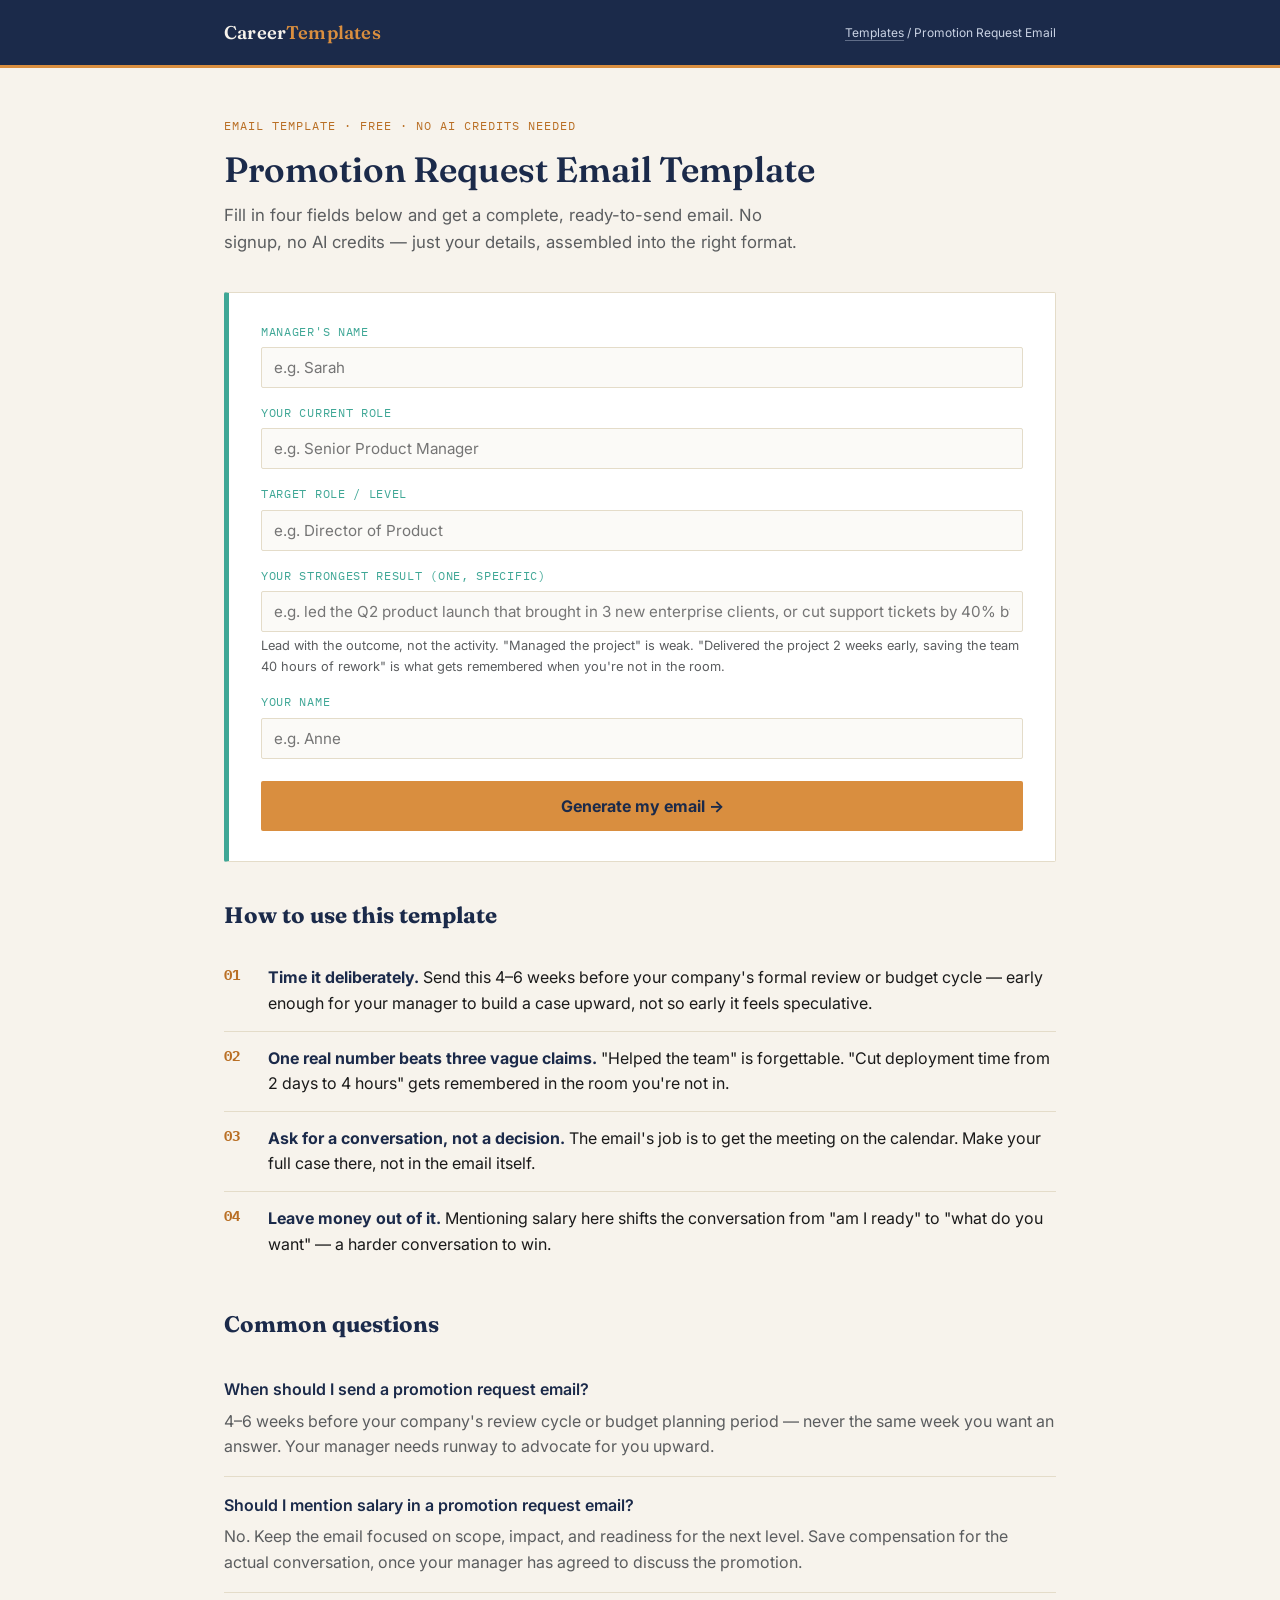
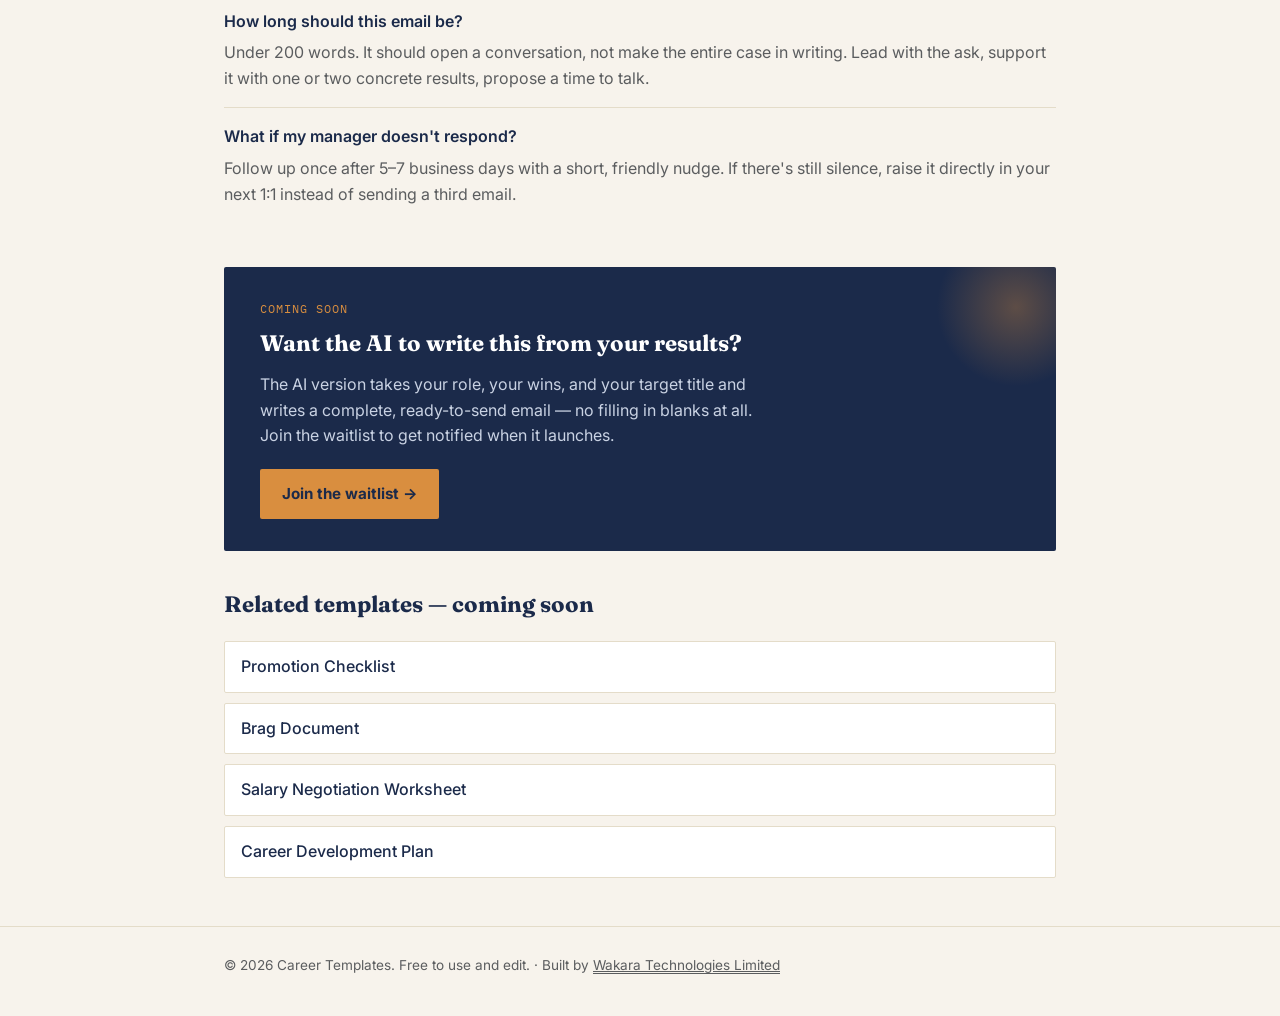
<file: promotion-request-email.html>
<!DOCTYPE html>
<html lang="en">
<head>
<meta charset="UTF-8">
<meta name="viewport" content="width=device-width, initial-scale=1.0">
<title>Promotion Request Email Template (Free, Editable) | Career Templates</title>
<meta name="description" content="A free promotion request email template you can fill in and send today. Type your details and get a complete, ready-to-send email — no AI credits, no signup required.">
<link rel="canonical" href="https://anny320.github.io/career-templates-ai/templates/promotion-request-email.html">
<link rel="stylesheet" href="styles.css">
<link rel="preconnect" href="https://fonts.googleapis.com">
<link href="https://fonts.googleapis.com/css2?family=Fraunces:wght@500;600&family=Inter:wght@400;500;600;700&family=IBM+Plex+Mono:wght@500;700&display=swap" rel="stylesheet">
<style>
  .builder{background:var(--white);border:1px solid var(--parchment-line);border-left:5px solid var(--teal);border-radius:var(--radius);padding:30px 32px;margin:30px 0;}
  .builder label{display:block;font-family:'IBM Plex Mono',monospace;font-size:0.72rem;letter-spacing:0.06em;text-transform:uppercase;color:var(--teal);margin:16px 0 6px;}
  .builder label:first-child{margin-top:0;}
  .builder input{width:100%;font-family:'Inter',sans-serif;font-size:0.95rem;padding:10px 12px;border:1px solid var(--parchment-line);border-radius:var(--radius);background:#FBFAF7;color:var(--text);}
  .builder input:focus{outline:2px solid var(--teal);outline-offset:1px;border-color:var(--teal);}
  .builder-hint{font-size:0.8rem;color:var(--text-mute);margin-top:4px;}

  .output-card{background:var(--white);border:1px solid var(--parchment-line);border-left:5px solid var(--ink);border-radius:var(--radius);padding:30px 32px;margin:30px 0;}
  .output-card h3{font-family:'Fraunces',serif;font-size:1.05rem;margin:0 0 20px;color:var(--ink);border-bottom:1px solid var(--parchment-line);padding-bottom:10px;}  .action-btn.primary{background:#1B2A4A;color:#fff;border-color:#1B2A4A;font-size:1rem;padding:13px 22px;}
  .email-preview{font-family:'IBM Plex Mono',monospace;font-size:0.9rem;line-height:1.75;color:var(--text);background:#FBFAF7;border:1px dashed var(--parchment-line);padding:20px 22px;border-radius:var(--radius);white-space:pre-wrap;min-height:220px;}
  .placeholder{color:#B0AAA0;font-style:italic;}

  .output-actions{display:flex;gap:10px;flex-wrap:wrap;margin-top:18px;}  @media(max-width:640px){.action-btn.primary{width:100%;justify-content:center;text-align:center;}}
  .action-btn{font-family:'Inter',sans-serif;font-size:0.85rem;font-weight:600;padding:9px 16px;border-radius:var(--radius);border:1px solid var(--parchment-line);background:var(--white);color:var(--ink);cursor:pointer;}
  .action-btn.primary{background:var(--ink);color:var(--white);border-color:var(--ink);}
  .action-btn:hover{border-color:var(--amber);}
  .action-btn.primary:hover{background:var(--ink-soft);}
  .copy-confirm{font-family:'IBM Plex Mono',monospace;font-size:0.78rem;color:var(--teal);margin-top:8px;min-height:1.2em;}

  .subject-row{display:flex;align-items:center;gap:10px;margin-bottom:14px;padding-bottom:14px;border-bottom:1px solid var(--parchment-line);}
  .subject-label{font-family:'IBM Plex Mono',monospace;font-size:0.68rem;text-transform:uppercase;letter-spacing:0.05em;color:var(--text-mute);white-space:nowrap;}
  .subject-value{font-family:'IBM Plex Mono',monospace;font-size:0.88rem;color:var(--ink);font-weight:700;}

  .eyebrow::before{content:none !important;}
</style>
<!-- Google tag (gtag.js) -->
<script async src="https://www.googletagmanager.com/gtag/js?id=G-E57642RPD7"></script>

<style>
  :root{
    --ink:#1B2A4A;--ink-soft:#283B63;--parchment:#F7F3EC;--parchment-line:#E4DCC9;
    --amber:#D98E3F;--amber-deep:#B96F25;--teal:#3FA796;--text:#1A1A1A;
    --text-mute:#5B5D5F;--white:#FFFFFF;--radius:2px;
  }
  *{box-sizing:border-box;}
  body{margin:0;font-family:'Inter',system-ui,sans-serif;font-size:16px;line-height:1.6;background:#F7F3EC;color:#1A1A1A;}
  .container{max-width:880px;margin:0 auto;padding:0 24px;}
  .site-header{background:#1B2A4A;padding:18px 0;border-bottom:3px solid #D98E3F;}
  .site-header .container{display:flex;align-items:center;justify-content:space-between;}
  .brand{font-family:'Fraunces',serif;font-size:1.15rem;color:#F7F3EC;text-decoration:none;}
  .brand span{color:#D98E3F;}
  .crumb{font-size:0.75rem;color:#C9D2E3;white-space:nowrap;overflow:hidden;text-overflow:ellipsis;max-width:55%;}
  .crumb a{color:#C9D2E3;text-decoration:none;}
  .hero{padding:48px 0 8px;}
  .eyebrow{font-family:'IBM Plex Mono',monospace;font-size:0.78rem;letter-spacing:0.08em;text-transform:uppercase;color:#B96F25;display:flex;align-items:center;gap:8px;}
  .eyebrow::before{content:"§";font-weight:700;}
  h1{font-family:'Fraunces',serif;font-weight:600;font-size:2.2rem;line-height:1.12;margin:14px 0 12px;color:#1B2A4A;}
  .dek{font-size:1.05rem;color:#5B5D5F;max-width:600px;margin:0 0 28px;}

  /* builder */
  .builder{background:#fff;border:1px solid #E4DCC9;border-left:5px solid #3FA796;border-radius:2px;padding:30px 32px;margin:0 0 30px;}
  .builder label{display:block;font-family:'IBM Plex Mono',monospace;font-size:0.72rem;letter-spacing:0.06em;text-transform:uppercase;color:#3FA796;margin:16px 0 6px;}
  .builder label:first-child{margin-top:0;}
  .builder input,.builder select{width:100%;font-family:'Inter',sans-serif;font-size:0.95rem;padding:10px 12px;border:1px solid #E4DCC9;border-radius:2px;background:#FBFAF7;color:#1A1A1A;}
  .builder input:focus{outline:2px solid #3FA796;outline-offset:1px;}
  .builder-hint{font-size:0.8rem;color:#5B5D5F;margin-top:4px;}

  /* output */
  .output-card{background:#fff;border:1px solid #E4DCC9;border-left:5px solid #1B2A4A;border-radius:2px;padding:30px 32px;margin:0 0 30px;position:relative;}
  .output-card::before{content:"DOC · PROMO-EMAIL-01";position:absolute;top:14px;right:18px;font-family:'IBM Plex Mono',monospace;font-size:0.68rem;color:#B9BEC4;letter-spacing:0.05em;}
  .output-card h3{font-family:'Fraunces',serif;font-size:1.05rem;margin:0 0 20px;color:#1B2A4A;border-bottom:1px solid #E4DCC9;padding-bottom:10px;}
  .email-preview{font-family:'IBM Plex Mono',monospace;font-size:0.9rem;line-height:1.75;color:#1A1A1A;background:#FBFAF7;border:1px dashed #E4DCC9;padding:20px 22px;border-radius:2px;white-space:pre-wrap;min-height:220px;}
  .subject-row{display:flex;align-items:center;gap:10px;margin-bottom:14px;padding-bottom:14px;border-bottom:1px solid #E4DCC9;}
  .subject-label{font-family:'IBM Plex Mono',monospace;font-size:0.68rem;text-transform:uppercase;letter-spacing:0.05em;color:#5B5D5F;white-space:nowrap;}
  .subject-value{font-family:'IBM Plex Mono',monospace;font-size:0.88rem;color:#1B2A4A;font-weight:700;}

  /* actions */
  .output-actions{display:flex;gap:10px;flex-wrap:wrap;margin-top:18px;}  @media(max-width:640px){.action-btn.primary{width:100%;justify-content:center;text-align:center;}}
  .action-btn{font-family:'Inter',sans-serif;font-size:0.85rem;font-weight:600;padding:9px 16px;border-radius:2px;border:1px solid #E4DCC9;background:#fff;color:#1B2A4A;cursor:pointer;}
  .action-btn.primary{background:#1B2A4A;color:#fff;border-color:#1B2A4A;}
  .action-btn:hover{border-color:#D98E3F;}
  .action-btn.primary:hover{background:#283B63;}
  .copy-confirm{font-family:'IBM Plex Mono',monospace;font-size:0.78rem;color:#3FA796;margin-top:8px;min-height:1.2em;}

  /* steps */
  .steps,.faq,.related{margin:36px 0;}
  .steps h2,.faq h2,.related h2{font-family:'Fraunces',serif;font-size:1.4rem;color:#1B2A4A;margin-bottom:18px;}
  .step-row{display:flex;gap:16px;padding:14px 0;border-top:1px solid #E4DCC9;}
  .step-row:first-of-type{border-top:none;}
  .step-num{font-family:'IBM Plex Mono',monospace;color:#B96F25;font-weight:700;font-size:0.85rem;min-width:28px;}
  .step-body p{margin:0;}
  .step-body strong{color:#1B2A4A;}
  .faq-item{border-top:1px solid #E4DCC9;padding:16px 0;}
  .faq-item:first-of-type{border-top:none;}
  .faq-q{font-weight:600;color:#1B2A4A;margin:0 0 6px;}
  .faq-a{margin:0;color:#5B5D5F;}

  /* cta */
  .cta{background:#1B2A4A;color:#F7F3EC;border-radius:2px;padding:32px 36px;margin:44px 0 20px;position:relative;overflow:hidden;}
  .cta::after{content:"";position:absolute;right:-40px;top:-40px;width:160px;height:160px;background:radial-gradient(circle,rgba(217,142,63,0.35),transparent 70%);}
  .cta-eyebrow{font-family:'IBM Plex Mono',monospace;font-size:0.75rem;letter-spacing:0.08em;text-transform:uppercase;color:#D98E3F;margin-bottom:8px;}
  .cta h3{font-family:'Fraunces',serif;font-size:1.4rem;margin:0 0 10px;color:#fff;}
  .cta p{color:#C9D2E3;max-width:520px;margin:0 0 20px;}
  .cta-btn{display:inline-flex;align-items:center;gap:8px;background:#D98E3F;color:#1B2A4A;font-weight:700;padding:13px 22px;border-radius:2px;text-decoration:none;font-size:0.95rem;}
  .cta-btn:hover{background:#B96F25;color:#fff;}

  /* related */
  .related ul{list-style:none;padding:0;margin:0;display:grid;gap:10px;}
  .related li a{display:block;padding:12px 16px;background:#fff;border:1px solid #E4DCC9;border-radius:2px;text-decoration:none;color:#1B2A4A;font-weight:500;}
  .related li a:hover{border-color:#D98E3F;}

  .site-footer{margin-top:48px;padding:28px 0 40px;border-top:1px solid #E4DCC9;color:#5B5D5F;font-size:0.85rem;}
  .site-footer a{color:inherit;}
</style>
</head>
<body>

<header class="site-header">
  <div class="container">
    <a class="brand" href="index.html">Career<span>Templates</span></a>
    <div class="crumb"><a href="index.html">Templates</a> / Promotion Request Email</div>
  </div>
</header>

<main class="container">

  <section class="hero">
    <div class="eyebrow">Email template · Free · No AI credits needed</div>
    <h1>Promotion Request Email Template</h1>
    <p class="dek">Fill in four fields below and get a complete, ready-to-send email. No signup, no AI credits — just your details, assembled into the right format.</p>
  </section>

  <!-- Builder form -->
  <div class="builder">
    <label for="f-manager">Manager's name</label>
    <input id="f-manager" type="text" placeholder="e.g. Sarah" maxlength="60">

    <label for="f-role">Your current role</label>
    <input id="f-role" type="text" placeholder="e.g. Senior Product Manager" maxlength="80">

    <label for="f-target">Target role / level</label>
    <input id="f-target" type="text" placeholder="e.g. Director of Product" maxlength="80">

    <label for="f-result">Your strongest result (one, specific)</label>
    <input id="f-result" type="text" placeholder="e.g. led the Q2 product launch that brought in 3 new enterprise clients, or cut support tickets by 40% by redesigning the onboarding flow" maxlength="200">
    <p class="builder-hint">Lead with the outcome, not the activity. "Managed the project" is weak. "Delivered the project 2 weeks early, saving the team 40 hours of rework" is what gets remembered when you're not in the room.</p>

    <label for="f-name">Your name</label>
    <input id="f-name" type="text" placeholder="e.g. Anne" maxlength="60">
    <button id="generate-btn" style="margin-top:22px;width:100%;background:#D98E3F;color:#1B2A4A;font-family:'Inter',sans-serif;font-weight:700;font-size:1rem;border:none;padding:15px 22px;border-radius:2px;cursor:pointer;">Generate my email →</button>
  </div>

  <!-- Live output -->
  <div class="output-card" id="output-card-wrap" style="display:none;">
    <h3>Your email — ready to send</h3>
    <div class="subject-row">
      <span class="subject-label">Subject</span>
      <span class="subject-value" id="out-subject">Time to talk about my role &amp; next steps</span>
    </div>
    <div class="email-preview" id="out-body" aria-live="polite"></div>
    <div class="output-actions">
      <button class="action-btn primary" id="copy-btn">Copy email</button>
      <a class="action-btn" id="email-btn" href="#">Open in email app</a>
    </div>
    <div class="copy-confirm" id="copy-confirm"></div>
  </div>

  <section class="steps">
    <h2>How to use this template</h2>
    <div class="step-row">
      <span class="step-num">01</span>
      <div class="step-body"><p><strong>Time it deliberately.</strong> Send this 4–6 weeks before your company's formal review or budget cycle — early enough for your manager to build a case upward, not so early it feels speculative.</p></div>
    </div>
    <div class="step-row">
      <span class="step-num">02</span>
      <div class="step-body"><p><strong>One real number beats three vague claims.</strong> "Helped the team" is forgettable. "Cut deployment time from 2 days to 4 hours" gets remembered in the room you're not in.</p></div>
    </div>
    <div class="step-row">
      <span class="step-num">03</span>
      <div class="step-body"><p><strong>Ask for a conversation, not a decision.</strong> The email's job is to get the meeting on the calendar. Make your full case there, not in the email itself.</p></div>
    </div>
    <div class="step-row">
      <span class="step-num">04</span>
      <div class="step-body"><p><strong>Leave money out of it.</strong> Mentioning salary here shifts the conversation from "am I ready" to "what do you want" — a harder conversation to win.</p></div>
    </div>
  </section>

  <section class="faq">
    <h2>Common questions</h2>
    <div class="faq-item">
      <p class="faq-q">When should I send a promotion request email?</p>
      <p class="faq-a">4–6 weeks before your company's review cycle or budget planning period — never the same week you want an answer. Your manager needs runway to advocate for you upward.</p>
    </div>
    <div class="faq-item">
      <p class="faq-q">Should I mention salary in a promotion request email?</p>
      <p class="faq-a">No. Keep the email focused on scope, impact, and readiness for the next level. Save compensation for the actual conversation, once your manager has agreed to discuss the promotion.</p>
    </div>
    <div class="faq-item">
      <p class="faq-q">How long should this email be?</p>
      <p class="faq-a">Under 200 words. It should open a conversation, not make the entire case in writing. Lead with the ask, support it with one or two concrete results, propose a time to talk.</p>
    </div>
    <div class="faq-item">
      <p class="faq-q">What if my manager doesn't respond?</p>
      <p class="faq-a">Follow up once after 5–7 business days with a short, friendly nudge. If there's still silence, raise it directly in your next 1:1 instead of sending a third email.</p>
    </div>
  </section>

  <section class="cta">
    <div class="cta-eyebrow">Coming soon</div>
    <h3>Want the AI to write this from your results?</h3>
    <p>The AI version takes your role, your wins, and your target title and writes a complete, ready-to-send email — no filling in blanks at all. Join the waitlist to get notified when it launches.</p>
    <a class="cta-btn" href="https://forms.gle/ukjq886ayT969M1T6" target="_blank" rel="noopener">Join the waitlist →</a>
  </section>

  <section class="related">
    <h2>Related templates — coming soon</h2>
    <ul>
      <li><a href="https://forms.gle/ukjq886ayT969M1T6" target="_blank" rel="noopener">Promotion Checklist</a></li>
      <li><a href="https://forms.gle/ukjq886ayT969M1T6" target="_blank" rel="noopener">Brag Document</a></li>
      <li><a href="https://forms.gle/ukjq886ayT969M1T6" target="_blank" rel="noopener">Salary Negotiation Worksheet</a></li>
      <li><a href="https://forms.gle/ukjq886ayT969M1T6" target="_blank" rel="noopener">Career Development Plan</a></li>
    </ul>
  </section>

</main>

<footer class="site-footer">
  <div class="container">© 2026 Career Templates. Free to use and edit. · Built by <a href="https://wakaratech.com" target="_blank" rel="noopener" style="color:inherit;border-bottom:1px solid currentColor;">Wakara Technologies Limited</a></div>
</footer>



<script>
document.getElementById("generate-btn").addEventListener("click", function() {
  var manager = document.getElementById("f-manager").value.trim() || "your manager";
  var role    = document.getElementById("f-role").value.trim()    || "your current role";
  var target  = document.getElementById("f-target").value.trim()  || "the next level";
  var result  = document.getElementById("f-result").value.trim()  || "delivered strong results";
  var name    = document.getElementById("f-name").value.trim()    || "your name";

  var lines = [
    "Hi " + manager + ",",
    "",
    "I'd like to set up time to talk about my growth and a potential move to " + target + ".",
    "",
    "Over the past several months in my role as " + role + ", I've been taking on increasing scope and responsibility. One result I'm particularly proud of: I " + result + ".",
    "",
    "I'd love to walk through how my role has evolved and talk through what a promotion to " + target + " would look like — including what you'd want to see from me between now and the next review cycle.",
    "",
    "Could we grab 20-30 minutes this week or next?",
    "",
    "Thanks,",
    name
  ];

  var email = lines.join("\n");
  document.getElementById("out-body").textContent = email;
  document.getElementById("email-btn").href = "mailto:?subject=" + encodeURIComponent("Time to talk about my role & next steps") + "&body=" + encodeURIComponent(email);

  var card = document.getElementById("output-card-wrap");
  card.style.display = "block";
  card.scrollIntoView({ behavior: "smooth", block: "start" });
});

document.getElementById("copy-btn").addEventListener("click", function() {
  var text = document.getElementById("out-body").textContent;
  if (!text) return;
  navigator.clipboard.writeText(text).then(function() {
    document.getElementById("copy-confirm").textContent = "Copied to clipboard!";
    setTimeout(function() { document.getElementById("copy-confirm").textContent = ""; }, 2500);
  });
});
</script>
</body>
</html>
</file>
<file: styles.css>
/* ===================================================================
   Career Templates — "Ledger" design system
   Palette: Ink Navy #1B2A4A · Parchment #F7F3EC · Amber #D98E3F
            Teal #3FA796 · Near-black text #1A1A1A
   Display: Fraunces (confident slab serif — feels like a printed form title)
   Body:    Inter
   Utility: IBM Plex Mono (used for fillable fields — looks like typed-in data)
   =================================================================== */

:root{
  --ink:#1B2A4A;
  --ink-soft:#283B63;
  --parchment:#F7F3EC;
  --parchment-line:#E4DCC9;
  --amber:#D98E3F;
  --amber-deep:#B96F25;
  --teal:#3FA796;
  --text:#1A1A1A;
  --text-mute:#5B5D5F;
  --white:#FFFFFF;
  --radius:2px;
}

*{box-sizing:border-box;}
html{scroll-behavior:smooth;}
body{
  margin:0;
  background:var(--parchment);
  color:var(--text);
  font-family:'Inter',system-ui,-apple-system,sans-serif;
  font-size:16px;
  line-height:1.6;
}

@media (prefers-reduced-motion: reduce){
  *{animation:none !important; transition:none !important;}
}

a{color:var(--ink);}
.container{max-width:880px;margin:0 auto;padding:0 24px;}

/* ---------- Header / breadcrumb ---------- */
.site-header{
  background:var(--ink);
  color:var(--parchment);
  padding:18px 0;
  border-bottom:3px solid var(--amber);
}
.site-header .container{display:flex;align-items:center;justify-content:space-between;}
.brand{
  font-family:'Fraunces',serif;
  font-weight:600;
  font-size:1.15rem;
  letter-spacing:0.01em;
  color:var(--parchment);
  text-decoration:none;
}
.brand span{color:var(--amber);}
.crumb{font-size:0.85rem;color:#C9D2E3;}
.crumb a{color:#C9D2E3;text-decoration:none;border-bottom:1px solid rgba(201,210,227,0.4);}

/* ---------- Hero ---------- */
.hero{padding:56px 0 28px;}
.eyebrow{
  font-family:'IBM Plex Mono',monospace;
  font-size:0.78rem;
  letter-spacing:0.08em;
  text-transform:uppercase;
  color:var(--amber-deep);
  display:flex;
  align-items:center;
  gap:8px;
}
.eyebrow::before{content:"§";font-weight:700;}
h1{
  font-family:'Fraunces',serif;
  font-weight:600;
  font-size:2.4rem;
  line-height:1.12;
  margin:14px 0 16px;
  color:var(--ink);
}
.dek{font-size:1.08rem;color:var(--text-mute);max-width:640px;}

/* ---------- The template card (signature element) ---------- */
.doc-card{
  background:var(--white);
  border:1px solid var(--parchment-line);
  border-left:5px solid var(--ink);
  border-radius:var(--radius);
  padding:34px 36px;
  margin:36px 0;
  box-shadow:0 1px 0 var(--parchment-line);
  position:relative;
}
.doc-card::before{
  content:attr(data-doc-id);
  position:absolute;
  top:14px;
  right:18px;
  font-family:'IBM Plex Mono',monospace;
  font-size:0.7rem;
  color:#B9BEC4;
  letter-spacing:0.05em;
}
.field{margin-bottom:20px;}
.field:last-child{margin-bottom:0;}
.field-label{
  font-family:'IBM Plex Mono',monospace;
  font-size:0.72rem;
  letter-spacing:0.06em;
  text-transform:uppercase;
  color:var(--teal);
  margin-bottom:6px;
  display:block;
}
.field-value{
  font-family:'IBM Plex Mono',monospace;
  font-size:0.95rem;
  color:var(--text);
  background:#FBFAF7;
  border:1px dashed var(--parchment-line);
  padding:10px 12px;
  border-radius:var(--radius);
  white-space:pre-wrap;
}
.field-value.blank{color:#9AA0A8;}
.doc-card h3{
  font-family:'Fraunces',serif;
  font-size:1.05rem;
  margin:0 0 18px;
  color:var(--ink);
  border-bottom:1px solid var(--parchment-line);
  padding-bottom:10px;
}

/* ---------- How to use ---------- */
.steps{margin:36px 0;}
.steps h2, .faq h2, .related h2{
  font-family:'Fraunces',serif;
  font-size:1.4rem;
  color:var(--ink);
  margin-bottom:18px;
}
.step-row{
  display:flex;
  gap:16px;
  padding:14px 0;
  border-top:1px solid var(--parchment-line);
}
.step-row:first-of-type{border-top:none;}
.step-num{
  font-family:'IBM Plex Mono',monospace;
  color:var(--amber-deep);
  font-weight:700;
  font-size:0.85rem;
  min-width:28px;
}
.step-body p{margin:0;color:var(--text);}
.step-body strong{color:var(--ink);}

/* ---------- FAQ ---------- */
.faq{margin:36px 0;}
.faq-item{border-top:1px solid var(--parchment-line);padding:16px 0;}
.faq-item:first-of-type{border-top:none;}
.faq-q{font-weight:600;color:var(--ink);margin:0 0 6px;}
.faq-a{margin:0;color:var(--text-mute);}

/* ---------- CTA block ---------- */
.cta{
  background:var(--ink);
  color:var(--parchment);
  border-radius:var(--radius);
  padding:32px 36px;
  margin:44px 0 20px;
  position:relative;
  overflow:hidden;
}
.cta::after{
  content:"";
  position:absolute;
  right:-40px;top:-40px;
  width:160px;height:160px;
  background:radial-gradient(circle, rgba(217,142,63,0.35), transparent 70%);
}
.cta-eyebrow{
  font-family:'IBM Plex Mono',monospace;
  font-size:0.75rem;
  letter-spacing:0.08em;
  text-transform:uppercase;
  color:var(--amber);
  margin-bottom:8px;
}
.cta h3{
  font-family:'Fraunces',serif;
  font-size:1.4rem;
  margin:0 0 10px;
  color:var(--white);
}
.cta p{color:#C9D2E3;max-width:520px;margin:0 0 20px;}
.cta-btn{
  display:inline-flex;
  align-items:center;
  gap:8px;
  background:var(--amber);
  color:var(--ink);
  font-weight:700;
  padding:13px 22px;
  border-radius:var(--radius);
  text-decoration:none;
  font-size:0.95rem;
  transition:background 0.15s ease;
}
.cta-btn:hover{background:var(--amber-deep);color:var(--white);}
.cta-btn:focus-visible{outline:2px solid var(--white);outline-offset:2px;}

/* ---------- Related ---------- */
.related ul{list-style:none;padding:0;margin:0;display:grid;gap:10px;}
.related li a{
  display:block;
  padding:12px 16px;
  background:var(--white);
  border:1px solid var(--parchment-line);
  border-radius:var(--radius);
  text-decoration:none;
  color:var(--ink);
  font-weight:500;
  transition:border-color 0.15s ease;
}
.related li a:hover{border-color:var(--amber);}

/* ---------- Footer ---------- */
.site-footer{
  margin-top:48px;
  padding:28px 0 40px;
  border-top:1px solid var(--parchment-line);
  color:var(--text-mute);
  font-size:0.85rem;
}

/* ---------- Hub page ---------- */
.hub-grid{display:grid;grid-template-columns:repeat(2,1fr);gap:14px;margin:30px 0;}
.hub-card{
  background:var(--white);
  border:1px solid var(--parchment-line);
  border-left:4px solid var(--teal);
  border-radius:var(--radius);
  padding:20px 22px;
  text-decoration:none;
  display:block;
}
.hub-card:hover{border-left-color:var(--amber);}
.hub-card .tag{
  font-family:'IBM Plex Mono',monospace;
  font-size:0.68rem;
  text-transform:uppercase;
  letter-spacing:0.06em;
  color:var(--amber-deep);
}
.hub-card h4{
  font-family:'Fraunces',serif;
  margin:6px 0 6px;
  font-size:1.08rem;
  color:var(--ink);
}
.hub-card p{margin:0;color:var(--text-mute);font-size:0.88rem;}

@media (max-width: 640px){
  h1{font-size:1.8rem;}
  .doc-card{padding:24px 20px;}
  .cta{padding:26px 24px;}
  .hub-grid{grid-template-columns:1fr;}
}
</file>
<file: landing.css>
/* ===================================================================
   Career Templates — Landing page layer
   Extends styles.css (Ledger system). Same tokens, landing-only parts:
   hero staircase + stamp signature, feature trio, footer CTA banner.
   =================================================================== */

/* ---------- Trust badges ---------- */
.trust-badges{
  display:flex;
  gap:18px;
  flex-wrap:wrap;
  margin-top:14px;
  font-size:0.82rem;
  color:var(--text-mute);
}
.trust-badges span{display:flex;align-items:center;gap:5px;}

/* ---------- Waitlist banner (top of page) ---------- */
.waitlist-banner{
  background:var(--teal);
  color:var(--white);
  padding:12px 0;
  font-size:0.88rem;
}
.waitlist-banner-inner{
  display:flex;
  align-items:center;
  gap:12px;
  flex-wrap:wrap;
}
.waitlist-label{
  font-family:'IBM Plex Mono',monospace;
  font-weight:700;
  font-size:0.8rem;
  letter-spacing:0.03em;
  white-space:nowrap;
}
.waitlist-text{
  flex:1;
  min-width:180px;
  opacity:0.92;
}
.waitlist-btn{
  background:var(--white);
  color:var(--teal);
  font-weight:700;
  padding:7px 16px;
  border-radius:var(--radius);
  text-decoration:none;
  white-space:nowrap;
  font-size:0.85rem;
}
.waitlist-btn:hover{background:var(--parchment);}

/* ---------- Hub card states ---------- */
.hub-card--live{
  border-left-color:var(--amber);
  position:relative;
}
.hub-card--live::after{
  content:"✓ Available now";
  position:absolute;
  top:14px;
  right:14px;
  font-family:'IBM Plex Mono',monospace;
  font-size:0.65rem;
  letter-spacing:0.04em;
  color:var(--amber-deep);
  font-weight:700;
}
.hub-card--soon{
  border-left-color:var(--parchment-line);
  opacity:0.82;
  position:relative;
}
.hub-card--soon:hover{
  border-left-color:var(--teal);
  opacity:1;
}
.soon-tag{color:var(--text-mute) !important;}
.soon-pill{
  display:inline-block;
  margin-top:10px;
  font-family:'IBM Plex Mono',monospace;
  font-size:0.68rem;
  letter-spacing:0.05em;
  text-transform:uppercase;
  color:var(--teal);
  border:1px solid var(--teal);
  border-radius:20px;
  padding:3px 10px;
}

@media (max-width:640px){
  .waitlist-text{display:none;}
  .waitlist-banner-inner{justify-content:space-between;}
}

@media (prefers-reduced-motion: no-preference){
  .stair-card{
    opacity:0;
    transform:translateY(28px);
    animation:stairIn 0.6s cubic-bezier(.2,.7,.2,1) forwards;
  }
  .stair-card:nth-child(1){animation-delay:.05s;}
  .stair-card:nth-child(2){animation-delay:.18s;}
  .stair-card:nth-child(3){animation-delay:.31s;}
  .stair-card:nth-child(4){animation-delay:.44s;}
  @keyframes stairIn{to{opacity:1;transform:translateY(0);}}

  .stamp{
    opacity:0;
    transform:rotate(-18deg) scale(1.6);
    animation:stampIn .35s cubic-bezier(.3,1.6,.5,1) forwards;
    animation-delay:.75s;
  }
  @keyframes stampIn{
    60%{opacity:1;}
    100%{opacity:1;transform:rotate(-9deg) scale(1);}
  }
}
@media (prefers-reduced-motion: reduce){
  .stair-card{opacity:1;transform:none;}
  .stamp{opacity:1;transform:rotate(-9deg);}
}

/* ---------- Landing hero ---------- */
.landing-hero{
  padding:64px 0 40px;
  display:grid;
  grid-template-columns:1.05fr 0.95fr;
  gap:40px;
  align-items:center;
}
.landing-hero .copy h1{font-size:2.65rem;}
.landing-hero .copy .dek{font-size:1.12rem;max-width:520px;}
.hero-actions{display:flex;gap:12px;margin-top:26px;flex-wrap:wrap;}
.hero-btn-primary{
  background:var(--amber);color:var(--ink);font-weight:700;
  padding:14px 24px;border-radius:var(--radius);text-decoration:none;font-size:0.97rem;
  display:inline-flex;align-items:center;gap:8px;
}
.hero-btn-primary:hover{background:var(--amber-deep);color:var(--white);}
.hero-btn-secondary{
  border:1px solid var(--ink);color:var(--ink);font-weight:600;
  padding:14px 22px;border-radius:var(--radius);text-decoration:none;font-size:0.97rem;
}
.hero-btn-secondary:hover{background:var(--ink);color:var(--parchment);}
.hero-proof{
  margin-top:22px;font-family:'IBM Plex Mono',monospace;font-size:0.78rem;
  color:var(--text-mute);letter-spacing:0.02em;
}

/* ---------- Staircase signature ---------- */
.staircase{
  position:relative;
  height:300px;
  display:flex;
  align-items:flex-end;
  gap:14px;
  padding:0 4px;
}
.stair-card{
  flex:1;
  background:var(--white);
  border:1px solid var(--parchment-line);
  border-radius:var(--radius);
  box-shadow:0 10px 24px -16px rgba(27,42,74,0.35);
  padding:14px 14px 16px;
}
.stair-card:nth-child(1){height:128px;transform:rotate(-3deg);}
.stair-card:nth-child(2){height:172px;transform:rotate(-1.2deg);}
.stair-card:nth-child(3){height:216px;transform:rotate(1deg);}
.stair-card:nth-child(4){height:264px;transform:rotate(2.6deg);position:relative;}
.stair-card .mini-tag{
  font-family:'IBM Plex Mono',monospace;font-size:0.62rem;letter-spacing:0.05em;
  text-transform:uppercase;color:var(--teal);display:block;margin-bottom:6px;
}
.stair-card .mini-title{
  font-family:'Fraunces',serif;font-size:0.92rem;color:var(--ink);margin:0 0 8px;line-height:1.25;
}
.stair-card .mini-line{
  height:7px;background:#EFEAE0;border-radius:2px;margin-bottom:6px;
}
.stair-card .mini-line.short{width:60%;}

.stamp{
  position:absolute;
  top:-14px;
  right:6px;
  width:88px;height:88px;
  border:3px solid #B23A2F;
  border-radius:50%;
  color:#B23A2F;
  display:flex;
  align-items:center;justify-content:center;
  text-align:center;
  font-family:'IBM Plex Mono',monospace;
  font-weight:700;
  font-size:0.72rem;
  letter-spacing:0.04em;
  line-height:1.15;
  text-transform:uppercase;
  background:rgba(255,255,255,0.55);
}

/* ---------- Skip-to-generator link ---------- */
.skip-link{
  margin-top:16px;
  display:inline-block;
  font-weight:600;
  color:var(--ink);
  text-decoration:underline;
  text-decoration-color:var(--amber);
  text-underline-offset:3px;
}

/* ---------- Feature trio ---------- */
.feature-trio{
  display:grid;
  grid-template-columns:repeat(3,1fr);
  gap:16px;
  margin:48px 0;
}
.feature-card{
  background:var(--white);
  border:1px solid var(--parchment-line);
  border-radius:var(--radius);
  padding:22px 20px;
}
.feature-card .f-mark{
  font-family:'IBM Plex Mono',monospace;
  font-size:0.7rem;
  color:var(--amber-deep);
  letter-spacing:0.06em;
  text-transform:uppercase;
}
.feature-card h3{
  font-family:'Fraunces',serif;
  font-size:1.08rem;
  color:var(--ink);
  margin:8px 0 8px;
}
.feature-card p{
  font-size:0.92rem;
  color:var(--text-mute);
  margin:0;
}

/* ---------- Section heading ---------- */
.section-head{margin:48px 0 18px;}
.section-head .eyebrow{margin-bottom:8px;}
.section-head h2{
  font-family:'Fraunces',serif;
  font-size:1.55rem;
  color:var(--ink);
  margin:0;
}

/* ---------- Footer CTA banner ---------- */
.footer-cta{
  background:var(--ink);
  color:var(--parchment);
  border-radius:var(--radius);
  padding:40px 36px;
  margin:56px 0 24px;
  text-align:center;
}
.footer-cta h2{
  font-family:'Fraunces',serif;
  font-size:1.7rem;
  color:var(--white);
  margin:0 0 10px;
}
.footer-cta p{color:#C9D2E3;margin:0 0 22px;}

/* ---------- Responsive ---------- */
@media (max-width:880px){
  .landing-hero{grid-template-columns:1fr;}
  .staircase{height:240px;margin-top:8px;}
  .stair-card:nth-child(1){height:96px;}
  .stair-card:nth-child(2){height:130px;}
  .stair-card:nth-child(3){height:164px;}
  .stair-card:nth-child(4){height:200px;}
  .feature-trio{grid-template-columns:1fr;}
}
@media (max-width:640px){
  .landing-hero .copy h1{font-size:2rem;}
}
</file>
